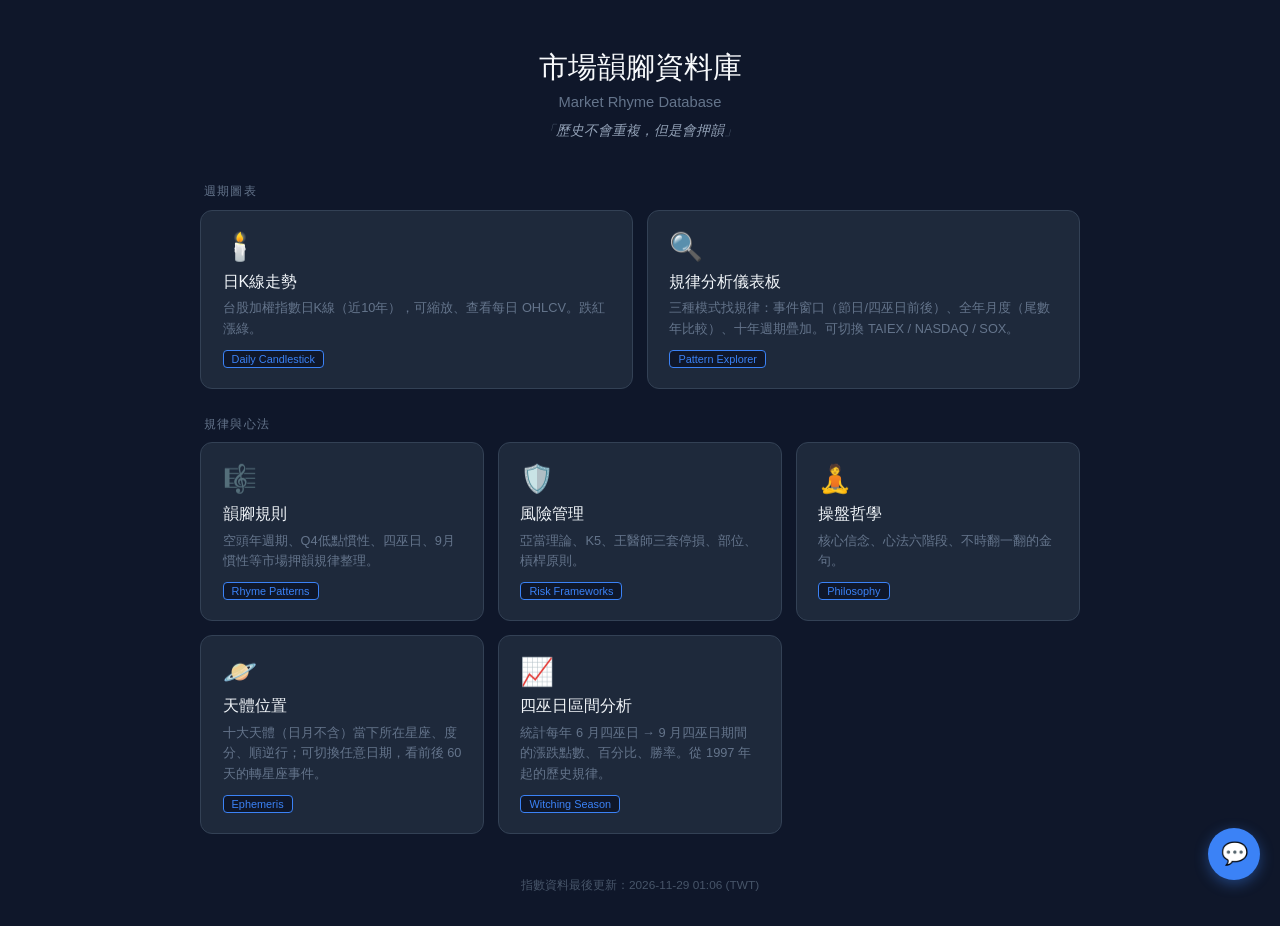
<file: index.html>
<!DOCTYPE html>
<html lang="zh-TW">
<head>
<meta charset="UTF-8">
<meta name="viewport" content="width=device-width, initial-scale=1.0">
<title>市場韻腳資料庫</title>
<style>
  * { box-sizing: border-box; margin: 0; padding: 0; }
  body { font-family: -apple-system, BlinkMacSystemFont, 'Segoe UI', sans-serif;
    background: #0f172a; color: #e2e8f0; min-height: 100vh;
    display: flex; flex-direction: column; align-items: center;
    padding: 3rem 1.5rem 2rem; }
  h1 { font-size: 1.8rem; font-weight: 500; margin-bottom: 0.4rem; color: #f8fafc; text-align: center; }
  p.sub { font-size: 0.92rem; color: #64748b; margin-bottom: 0.75rem; text-align: center; max-width: 560px; }
  blockquote { font-size: 0.86rem; color: #94a3b8; font-style: italic; margin-bottom: 2.75rem;
    text-align: center; max-width: 560px; }
  blockquote::before { content: '「'; color: #475569; }
  blockquote::after  { content: '」'; color: #475569; }
  .section-label { font-size: 0.74rem; color: #64748b; text-transform: uppercase; letter-spacing: 0.1em;
    align-self: flex-start; max-width: 880px; width: 100%; margin: 0 auto 0.6rem; padding-left: 4px; }
  .cards { display: grid; grid-template-columns: repeat(auto-fit, minmax(220px, 1fr));
    gap: 0.85rem; width: 100%; max-width: 880px; margin-bottom: 1.75rem; }
  .card { background: #1e293b; border: 0.5px solid #334155; border-radius: 12px;
    padding: 1.25rem 1.35rem; text-decoration: none; color: inherit;
    transition: border-color 0.2s, transform 0.2s; display: flex; flex-direction: column; }
  .card:hover { border-color: #3b82f6; transform: translateY(-2px); }
  .card-icon { font-size: 1.7rem; margin-bottom: 0.55rem; }
  .card-title { font-size: 1rem; font-weight: 500; color: #f1f5f9; margin-bottom: 0.35rem; }
  .card-desc { font-size: 0.8rem; color: #64748b; line-height: 1.6; flex: 1; }
  .badge { display: inline-block; margin-top: 0.65rem; font-size: 0.68rem;
    padding: 2px 8px; border-radius: 4px; background: #0f172a; color: #3b82f6;
    border: 0.5px solid #3b82f6; align-self: flex-start; }
  #lastUpdated { margin-top: 1rem; font-size: 0.74rem; color: #475569; text-align: center; }
</style>
</head>
<body>
<h1>市場韻腳資料庫</h1>
<p class="sub">Market Rhyme Database</p>
<blockquote>歷史不會重複，但是會押韻</blockquote>

<div class="section-label">週期圖表</div>
<div class="cards">
  <a class="card" href="pages/kline.html">
    <div class="card-icon">🕯️</div>
    <div class="card-title">日K線走勢</div>
    <div class="card-desc">台股加權指數日K線（近10年），可縮放、查看每日 OHLCV。跌紅漲綠。</div>
    <span class="badge">Daily Candlestick</span>
  </a>

  <a class="card" href="pages/pattern-analyzer.html">
    <div class="card-icon">🔍</div>
    <div class="card-title">規律分析儀表板</div>
    <div class="card-desc">三種模式找規律：事件窗口（節日/四巫日前後）、全年月度（尾數年比較）、十年週期疊加。可切換 TAIEX / NASDAQ / SOX。</div>
    <span class="badge">Pattern Explorer</span>
  </a>
</div>

<div class="section-label">規律與心法</div>
<div class="cards">
  <a class="card" href="pages/rhymes.html">
    <div class="card-icon">🎼</div>
    <div class="card-title">韻腳規則</div>
    <div class="card-desc">空頭年週期、Q4低點慣性、四巫日、9月慣性等市場押韻規律整理。</div>
    <span class="badge">Rhyme Patterns</span>
  </a>

  <a class="card" href="pages/risk.html">
    <div class="card-icon">🛡️</div>
    <div class="card-title">風險管理</div>
    <div class="card-desc">亞當理論、K5、王醫師三套停損、部位、槓桿原則。</div>
    <span class="badge">Risk Frameworks</span>
  </a>

  <a class="card" href="pages/philosophy.html">
    <div class="card-icon">🧘</div>
    <div class="card-title">操盤哲學</div>
    <div class="card-desc">核心信念、心法六階段、不時翻一翻的金句。</div>
    <span class="badge">Philosophy</span>
  </a>

  <a class="card" href="pages/celestial.html">
    <div class="card-icon">🪐</div>
    <div class="card-title">天體位置</div>
    <div class="card-desc">十大天體（日月不含）當下所在星座、度分、順逆行；可切換任意日期，看前後 60 天的轉星座事件。</div>
    <span class="badge">Ephemeris</span>
  </a>

  <a class="card" href="pages/witching-analysis.html">
    <div class="card-icon">📈</div>
    <div class="card-title">四巫日區間分析</div>
    <div class="card-desc">統計每年 6 月四巫日 → 9 月四巫日期間的漲跌點數、百分比、勝率。從 1997 年起的歷史規律。</div>
    <span class="badge">Witching Season</span>
  </a>
</div>

<div id="lastUpdated">載入中...</div>

<script>
fetch('data/indices.json?t=' + Date.now(), { cache: 'no-cache' }).then(r => r.json()).then(d => {
  document.getElementById('lastUpdated').textContent = '指數資料最後更新：' + d.lastUpdated;
}).catch(() => {
  document.getElementById('lastUpdated').textContent = '指數資料尚未載入，請先執行 GitHub Actions';
});
</script>
<script src="js/chat.js"></script>
</body>
</html>
</file>
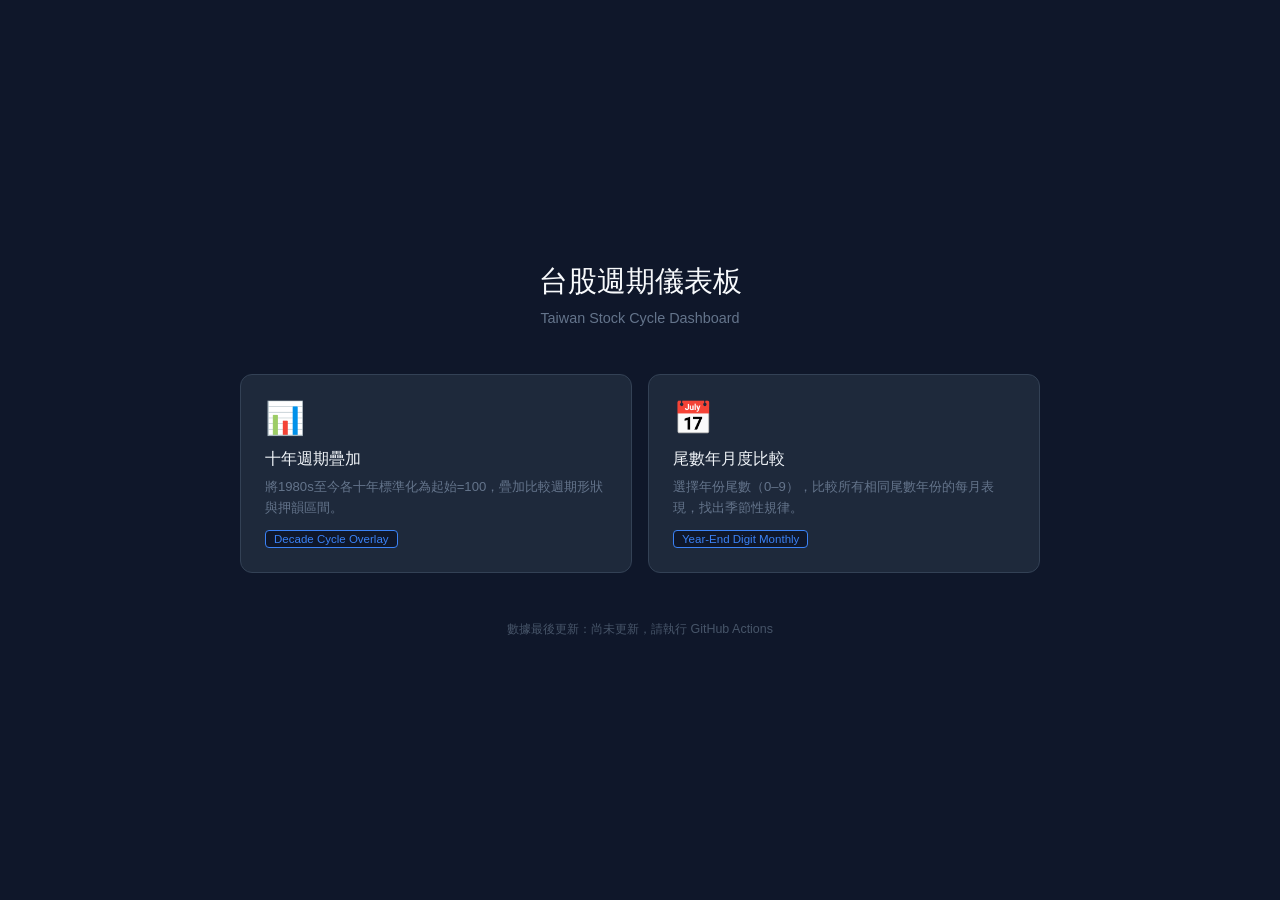
<file: taiex-cycles/index.html>
<!DOCTYPE html>
<html lang="zh-TW">
<head>
<meta charset="UTF-8">
<meta name="viewport" content="width=device-width, initial-scale=1.0">
<title>台股週期儀表板</title>
<style>
  * { box-sizing: border-box; margin: 0; padding: 0; }
  body { font-family: -apple-system, BlinkMacSystemFont, 'Segoe UI', sans-serif;
    background: #0f172a; color: #e2e8f0; min-height: 100vh;
    display: flex; flex-direction: column; align-items: center; justify-content: center; padding: 2rem; }
  h1 { font-size: 1.8rem; font-weight: 500; margin-bottom: 0.5rem; color: #f8fafc; }
  p.sub { font-size: 0.9rem; color: #64748b; margin-bottom: 3rem; }
  .cards { display: grid; grid-template-columns: repeat(auto-fit, minmax(240px, 1fr));
    gap: 1rem; width: 100%; max-width: 800px; }
  .card { background: #1e293b; border: 0.5px solid #334155; border-radius: 12px;
    padding: 1.5rem; text-decoration: none; color: inherit; transition: border-color 0.2s, transform 0.2s; }
  .card:hover { border-color: #3b82f6; transform: translateY(-2px); }
  .card-icon { font-size: 2rem; margin-bottom: 0.75rem; }
  .card-title { font-size: 1rem; font-weight: 500; color: #f1f5f9; margin-bottom: 0.4rem; }
  .card-desc { font-size: 0.82rem; color: #64748b; line-height: 1.6; }
  .badge { display: inline-block; margin-top: 0.75rem; font-size: 0.72rem;
    padding: 2px 8px; border-radius: 4px; background: #0f172a; color: #3b82f6;
    border: 0.5px solid #3b82f6; }
  #lastUpdated { margin-top: 3rem; font-size: 0.78rem; color: #475569; }
</style>
</head>
<body>
<h1>台股週期儀表板</h1>
<p class="sub">Taiwan Stock Cycle Dashboard</p>

<div class="cards">
  <a class="card" href="pages/decade.html">
    <div class="card-icon">📊</div>
    <div class="card-title">十年週期疊加</div>
    <div class="card-desc">將1980s至今各十年標準化為起始=100，疊加比較週期形狀與押韻區間。</div>
    <span class="badge">Decade Cycle Overlay</span>
  </a>

  <a class="card" href="pages/yearly.html">
    <div class="card-icon">📅</div>
    <div class="card-title">尾數年月度比較</div>
    <div class="card-desc">選擇年份尾數（0–9），比較所有相同尾數年份的每月表現，找出季節性規律。</div>
    <span class="badge">Year-End Digit Monthly</span>
  </a>
</div>

<div id="lastUpdated">載入中...</div>

<script>
fetch('data/taiex.json').then(r => r.json()).then(d => {
  document.getElementById('lastUpdated').textContent = '數據最後更新：' + d.lastUpdated;
}).catch(() => {
  document.getElementById('lastUpdated').textContent = '數據尚未載入，請先執行 GitHub Actions';
});
</script>
</body>
</html>
</file>
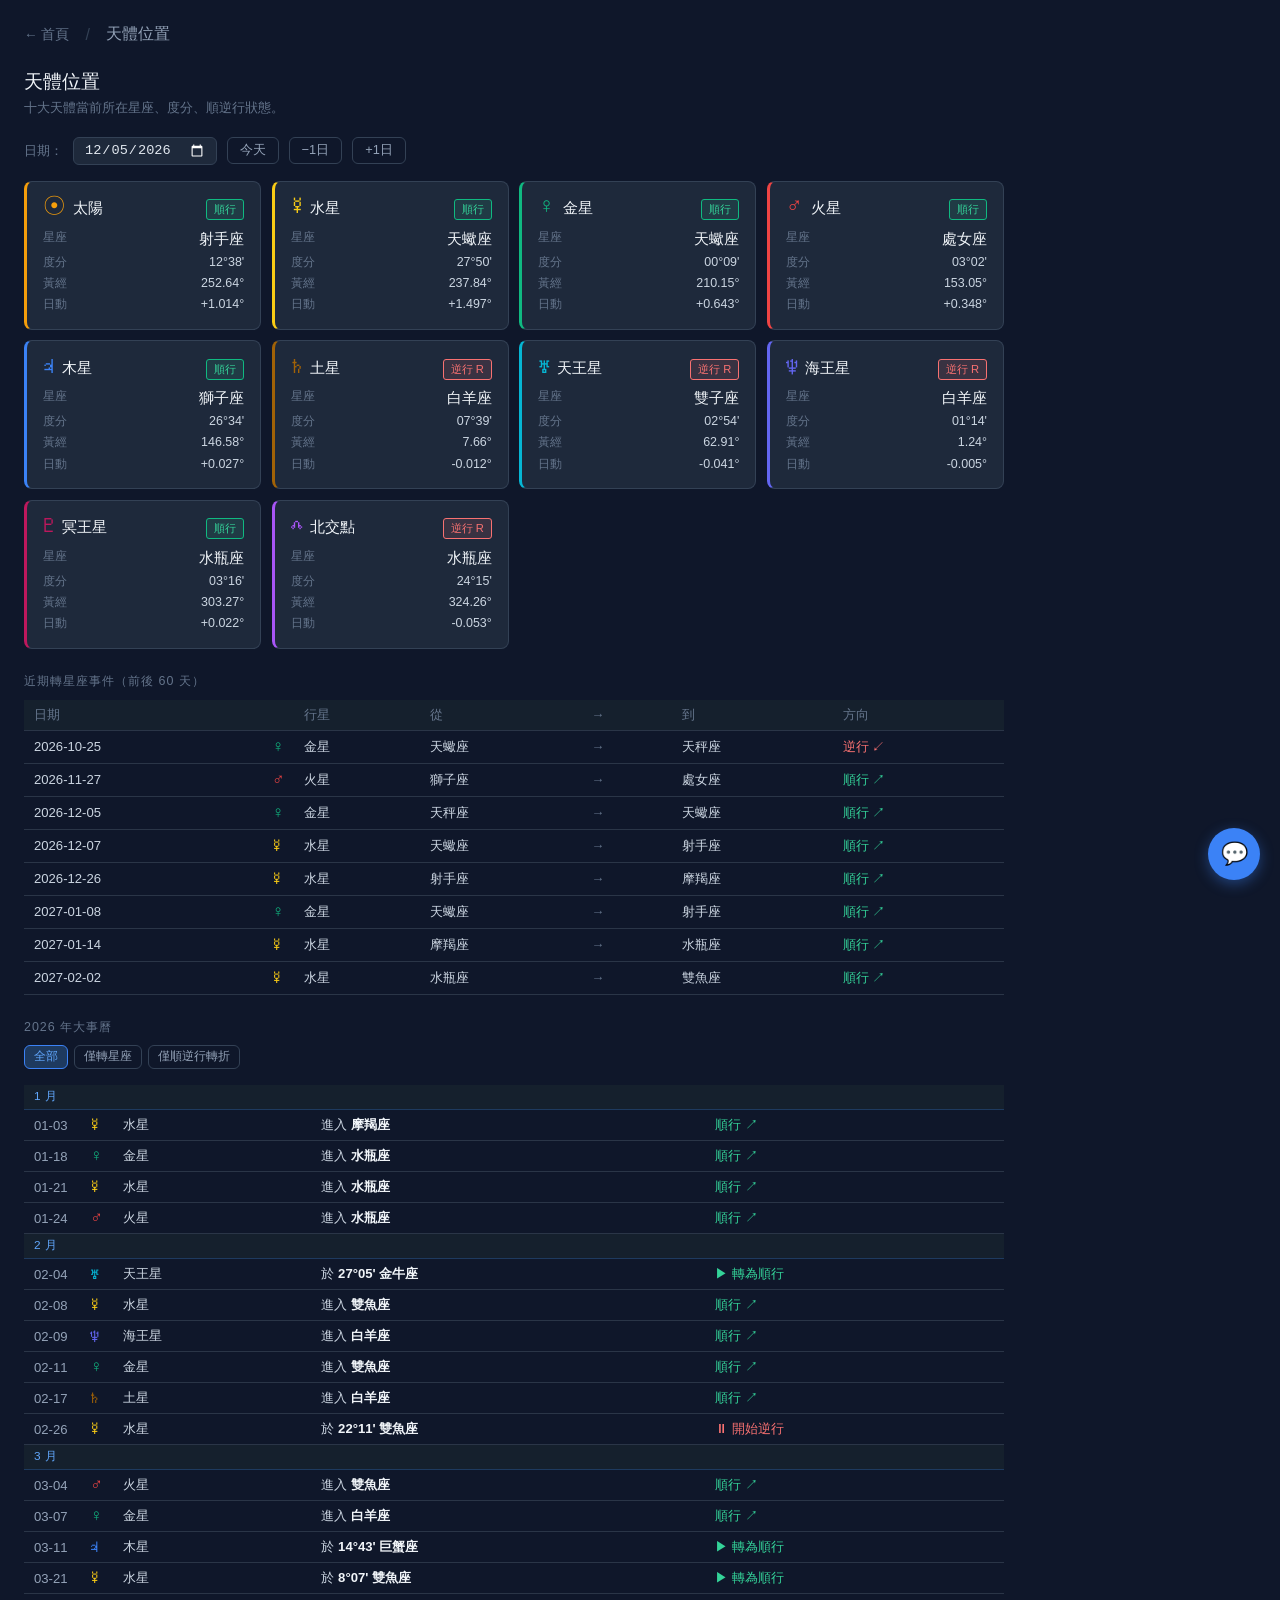
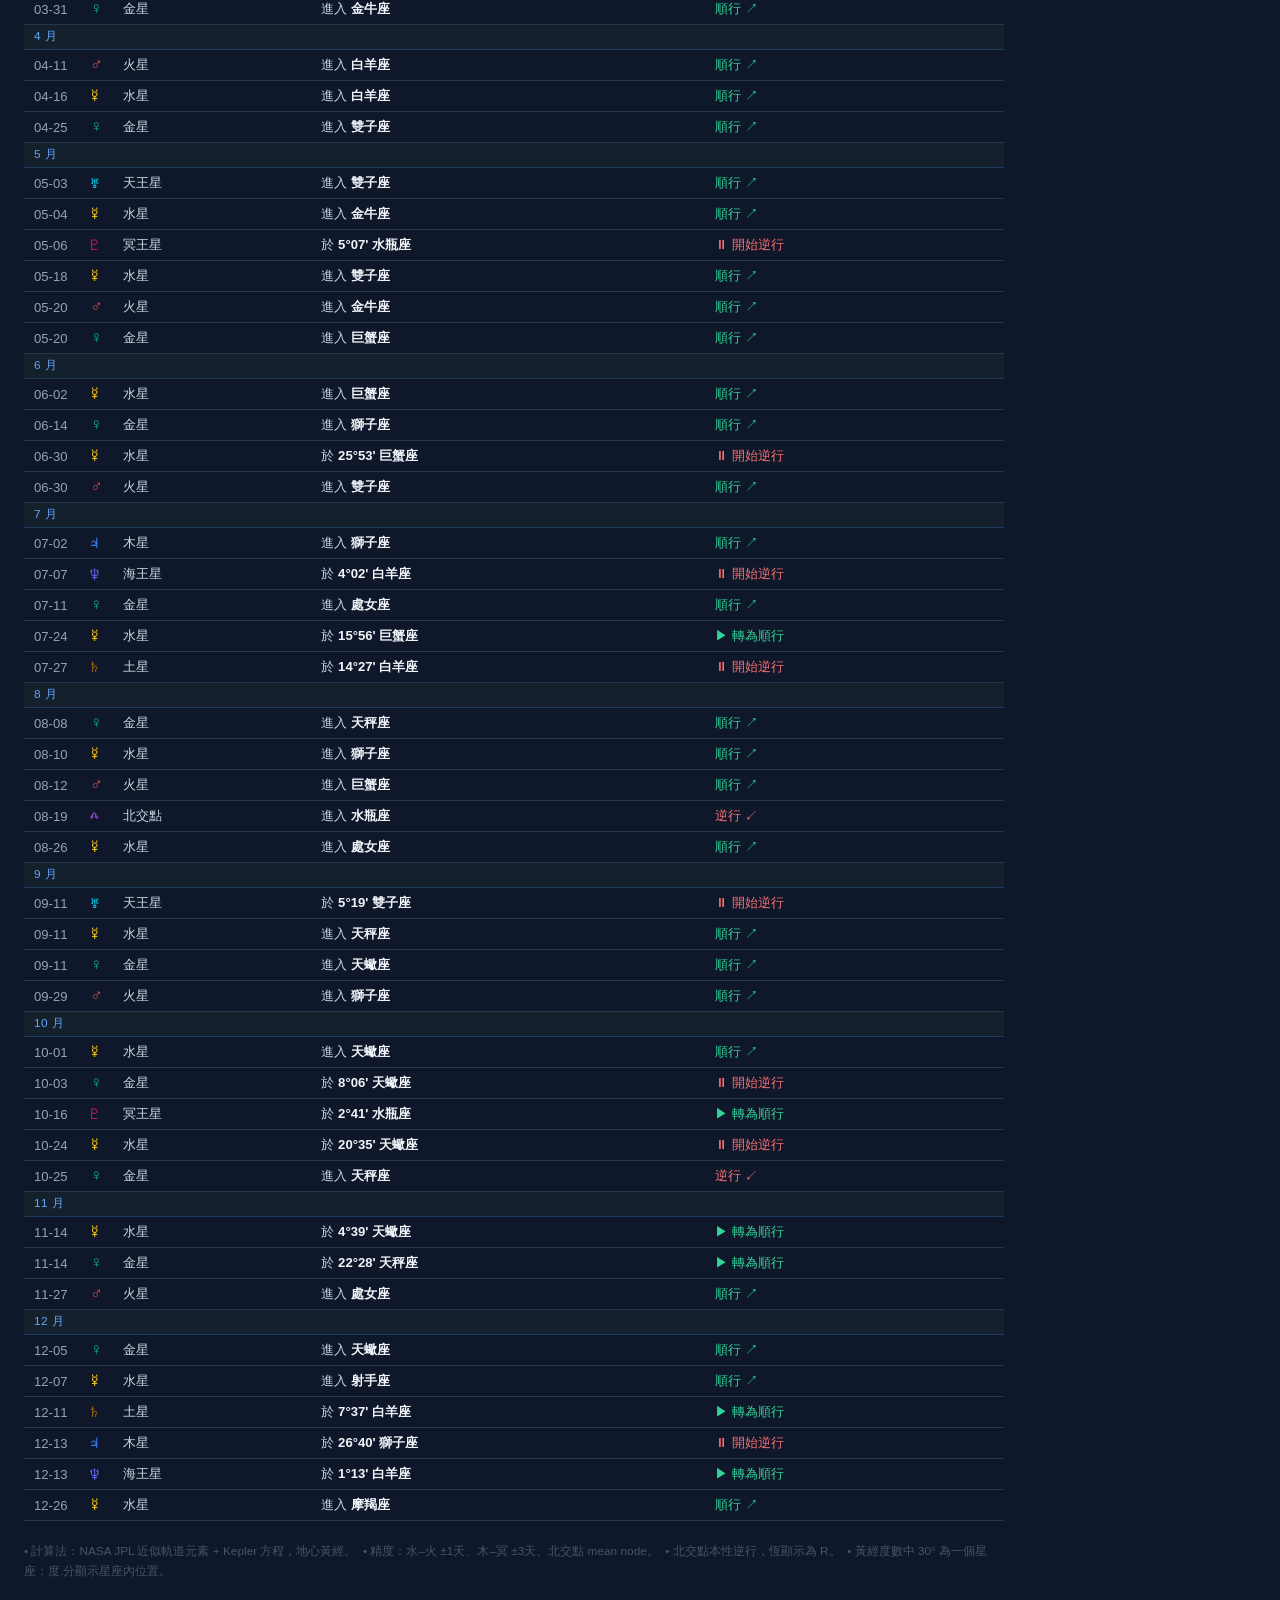
<file: pages/celestial.html>
<!DOCTYPE html>
<html lang="zh-TW">
<head>
<meta charset="UTF-8">
<meta name="viewport" content="width=device-width, initial-scale=1.0">
<title>天體位置｜市場韻腳資料庫</title>
<script src="../js/celestial.js"></script>
<style>
  * { box-sizing: border-box; margin: 0; padding: 0; }
  body { font-family: -apple-system, BlinkMacSystemFont, 'Segoe UI', sans-serif;
    background: #0f172a; color: #e2e8f0; min-height: 100vh; padding: 1.5rem; }
  nav { display: flex; align-items: center; gap: 1rem; margin-bottom: 1.5rem; }
  nav a { font-size: 0.85rem; color: #64748b; text-decoration: none; }
  nav a:hover { color: #e2e8f0; }
  nav span { color: #334155; }
  h2 { font-size: 1.2rem; font-weight: 500; color: #f1f5f9; }
  .sub { font-size: 0.82rem; color: #64748b; margin-top: 0.25rem; margin-bottom: 1.25rem; }
  .controls { display: flex; gap: 10px; margin-bottom: 1rem; flex-wrap: wrap; align-items: center; }
  .controls label { font-size: 0.82rem; color: #64748b; }
  input[type=date] {
    background: #1e293b; color: #e2e8f0; border: 0.5px solid #334155;
    border-radius: 6px; padding: 4px 10px; font-size: 0.85rem;
    color-scheme: dark;
  }
  button { font-size: 0.8rem; padding: 4px 12px; border-radius: 6px;
    border: 0.5px solid #334155; background: transparent;
    color: #94a3b8; cursor: pointer; }
  button:hover { border-color: #64748b; color: #e2e8f0; }
  .grid { display: grid; gap: 0.65rem;
    grid-template-columns: repeat(auto-fit, minmax(220px, 1fr));
    max-width: 980px; }
  .planet-card { background: #1e293b; border-left: 3px solid var(--c, #475569);
    border-top: 0.5px solid #334155; border-right: 0.5px solid #334155;
    border-bottom: 0.5px solid #334155;
    border-radius: 8px; padding: 0.85rem 1rem; }
  .planet-card .head { display: flex; align-items: baseline; gap: 8px;
    margin-bottom: 0.4rem; }
  .planet-card .sym { font-size: 1.4rem; line-height: 1; color: var(--c, #94a3b8); }
  .planet-card .name { font-size: 0.95rem; color: #f1f5f9; font-weight: 500; }
  .planet-card .badge { margin-left: auto; font-size: 0.7rem; padding: 2px 7px;
    border-radius: 3px; }
  .planet-card .badge.retro { background: rgba(248,113,113,0.12);
    color: #f87171; border: 0.5px solid #f87171; }
  .planet-card .badge.fwd   { background: rgba(52,211,153,0.10);
    color: #34d399; border: 0.5px solid #10b981; }
  .planet-card .row { display: flex; justify-content: space-between;
    font-size: 0.78rem; line-height: 1.7; }
  .planet-card .row .k { color: #64748b; }
  .planet-card .row .v { color: #cbd5e1; font-variant-numeric: tabular-nums; }
  .planet-card .sign { font-size: 0.92rem; color: #f1f5f9; font-weight: 500; }

  .legend { font-size: 0.74rem; color: #475569; margin-top: 1.25rem;
    line-height: 1.7; max-width: 980px; }

  h3 { font-size: 0.78rem; color: #64748b; text-transform: uppercase;
    letter-spacing: 0.08em; margin: 1.5rem 0 0.6rem; font-weight: 500;
    max-width: 980px; }

  table.transits { width: 100%; max-width: 980px; border-collapse: collapse;
    font-size: 0.82rem; }
  table.transits th, table.transits td {
    text-align: left; padding: 6px 10px; border-bottom: 0.5px solid #2a3547;
    color: #cbd5e1;
  }
  table.transits th { color: #64748b; font-weight: 500; background: #15202d; }
  table.transits td.sym { font-size: 1.05rem; width: 28px; }
  table.transits td.r   { color: #f87171; }
  table.transits td.f   { color: #34d399; }

  table.yearcal { width: 100%; max-width: 980px; border-collapse: collapse;
    font-size: 0.82rem; }
  table.yearcal td {
    text-align: left; padding: 5px 10px; border-bottom: 0.5px solid #2a3547;
    color: #cbd5e1; vertical-align: middle;
  }
  table.yearcal td.sym { font-size: 1.05rem; width: 28px; }
  table.yearcal td.date { color: #94a3b8; font-variant-numeric: tabular-nums; width: 56px; }
  table.yearcal tr.month-divider td { background: #15202d; color: #60a5fa;
    font-size: 0.74rem; padding: 4px 10px; letter-spacing: 0.04em; font-weight: 500;
    border-bottom: 0.5px solid #1e3a5f; }
  table.yearcal td.r { color: #f87171; }
  table.yearcal td.f { color: #34d399; }
  table.yearcal td.station-r { color: #f87171; }
  table.yearcal td.station-d { color: #34d399; }
  .yearfilter { display: flex; gap: 6px; align-items: center; flex-wrap: wrap; margin: 0.4rem 0 1rem; }
  .yearfilter button { font-size: 0.74rem; padding: 3px 9px; border-radius: 6px;
    border: 0.5px solid #334155; background: transparent;
    color: #94a3b8; cursor: pointer; }
  .yearfilter button.active { background: #1e3a5f; color: #60a5fa; border-color: #3b82f6; }

  @media (max-width: 640px) { body { padding: 1rem 0.75rem; } }
</style>
</head>
<body>

<nav>
  <a href="../index.html">← 首頁</a>
  <span>/</span>
  <span style="color:#94a3b8">天體位置</span>
</nav>

<h2>天體位置</h2>
<p class="sub">十大天體當前所在星座、度分、順逆行狀態。</p>

<div class="controls">
  <label>日期：</label>
  <input type="date" id="datePicker">
  <button id="todayBtn">今天</button>
  <button id="prevBtn">−1日</button>
  <button id="nextBtn">+1日</button>
</div>

<div id="grid" class="grid"></div>

<h3>近期轉星座事件（前後 60 天）</h3>
<table class="transits">
  <thead>
    <tr><th>日期</th><th></th><th>行星</th><th>從</th><th>→</th><th>到</th><th>方向</th></tr>
  </thead>
  <tbody id="transitsBody"></tbody>
</table>

<h3 id="yearHeader">當年大事曆</h3>
<div class="yearfilter">
  <button class="yfilter active" data-yfilter="all">全部</button>
  <button class="yfilter" data-yfilter="transit">僅轉星座</button>
  <button class="yfilter" data-yfilter="station">僅順逆行轉折</button>
</div>
<table class="yearcal">
  <tbody id="yearcalBody"></tbody>
</table>

<div class="legend">
  • 計算法：NASA JPL 近似軌道元素 + Kepler 方程，地心黃經。
  &nbsp;• 精度：水–火 ±1天、木–冥 ±3天、北交點 mean node。
  &nbsp;• 北交點本性逆行，恆顯示為 R。
  &nbsp;• 黃經度數中 30° 為一個星座；度.分顯示星座內位置。
</div>

<script>
const dp = document.getElementById('datePicker');
const grid = document.getElementById('grid');
const tBody = document.getElementById('transitsBody');

let allEvents = [];

function isoToday() {
  // YYYY-MM-DD as seen in Taipei (UTC+8), independent of viewer timezone.
  return new Intl.DateTimeFormat('en-CA', {
    timeZone: 'Asia/Taipei',
    year: 'numeric', month: '2-digit', day: '2-digit',
  }).format(new Date());
}

function fmtDeg(p) {
  // p has signIndex 0-11, deg 0-29, min 0-59
  return `${String(p.deg).padStart(2, '0')}°${String(p.min).padStart(2, '0')}'`;
}

function render(dateStr) {
  dp.value = dateStr;
  const noonUTC = new Date(dateStr + 'T04:00:00Z');  // ~noon Taipei (UTC+8)
  const positions = Celestial.positionsAt(noonUTC);

  grid.innerHTML = '';
  positions.forEach(p => {
    const card = document.createElement('div');
    card.className = 'planet-card';
    card.style.setProperty('--c', p.color);
    const dirBadge = p.retrograde
      ? '<span class="badge retro">逆行 R</span>'
      : '<span class="badge fwd">順行</span>';
    card.innerHTML = `
      <div class="head">
        <span class="sym">${p.symbol}</span>
        <span class="name">${p.zh}</span>
        ${dirBadge}
      </div>
      <div class="row"><span class="k">星座</span><span class="sign">${p.sign}</span></div>
      <div class="row"><span class="k">度分</span><span class="v">${fmtDeg(p)}</span></div>
      <div class="row"><span class="k">黃經</span><span class="v">${p.longitude.toFixed(2)}°</span></div>
      <div class="row"><span class="k">日動</span><span class="v">${p.speedPerDay > 0 ? '+' : ''}${p.speedPerDay.toFixed(3)}°</span></div>
    `;
    grid.appendChild(card);
  });

  // Nearby transits ±60 days from selected date (only transits in this table)
  const t = new Date(dateStr + 'T00:00:00Z').getTime();
  const SPAN = 60 * 86400000;
  const nearby = allEvents.filter(e => {
    if ((e.type || 'transit') !== 'transit') return false;
    const et = new Date(e.date + 'T00:00:00Z').getTime();
    return Math.abs(et - t) <= SPAN;
  }).sort((a, b) => a.date.localeCompare(b.date));

  tBody.innerHTML = '';
  nearby.forEach(e => {
    const meta = Celestial.planetMeta(e.planet);
    const tr = document.createElement('tr');
    const dirCls = e.retrograde ? 'r' : 'f';
    const dirText = e.retrograde ? '逆行 ↙' : '順行 ↗';
    tr.innerHTML =
      `<td>${e.date}</td>` +
      `<td class="sym" style="color:${meta ? meta.color : '#94a3b8'}">${e.symbol}</td>` +
      `<td>${e.planet}</td>` +
      `<td>${e.from}</td>` +
      `<td style="color:#64748b">→</td>` +
      `<td>${e.to}</td>` +
      `<td class="${dirCls}">${dirText}</td>`;
    tBody.appendChild(tr);
  });
  if (!nearby.length) {
    tBody.innerHTML = '<tr><td colspan="7" style="color:#475569;text-align:center;padding:1rem">所選日期前後 60 天內無事件（或超出 2020-2030 資料範圍）</td></tr>';
  }

  // Annual calendar (transits + stations) for the year of selected date
  renderYearCalendar(dateStr.slice(0, 4));
}

const ycBody = document.getElementById('yearcalBody');
let yearFilter = 'all';

function renderYearCalendar(year) {
  document.getElementById('yearHeader').textContent = `${year} 年大事曆`;
  ycBody.innerHTML = '';

  const events = allEvents
    .filter(e => e.date.startsWith(year))
    .filter(e => yearFilter === 'all' || (e.type || 'transit') === yearFilter)
    .sort((a, b) => a.date.localeCompare(b.date));

  if (!events.length) {
    ycBody.innerHTML = '<tr><td style="color:#475569;text-align:center;padding:1rem">' +
      (year < '2020' || year > '2030'
        ? '超出 2020-2030 資料範圍'
        : '無符合條件的事件') + '</td></tr>';
    return;
  }

  let lastMonth = null;
  for (const e of events) {
    const month = parseInt(e.date.slice(5, 7), 10);
    if (month !== lastMonth) {
      const tr = document.createElement('tr');
      tr.className = 'month-divider';
      tr.innerHTML = `<td colspan="5">${month} 月</td>`;
      ycBody.appendChild(tr);
      lastMonth = month;
    }

    const meta = Celestial.planetMeta(e.planet);
    const symColor = meta ? meta.color : '#94a3b8';
    const tr = document.createElement('tr');

    if ((e.type || 'transit') === 'transit') {
      const dirText = e.retrograde ? '逆行 ↙' : '順行 ↗';
      const dirCls = e.retrograde ? 'r' : 'f';
      tr.innerHTML =
        `<td class="date">${e.date.slice(5)}</td>` +
        `<td class="sym" style="color:${symColor}">${e.symbol}</td>` +
        `<td>${e.planet}</td>` +
        `<td>進入 <b style="color:#f1f5f9">${e.to}</b></td>` +
        `<td class="${dirCls}">${dirText}</td>`;
    } else {
      // station
      const isRetro = e.direction === 'R-start';
      const dirText = isRetro ? '⏸ 開始逆行' : '▶ 轉為順行';
      const dirCls = isRetro ? 'station-r' : 'station-d';
      const degTxt = `${e.deg ?? 0}°${String(e.min ?? 0).padStart(2, '0')}'`;
      tr.innerHTML =
        `<td class="date">${e.date.slice(5)}</td>` +
        `<td class="sym" style="color:${symColor}">${e.symbol}</td>` +
        `<td>${e.planet}</td>` +
        `<td>於 <b style="color:#f1f5f9">${degTxt} ${e.sign}</b></td>` +
        `<td class="${dirCls}">${dirText}</td>`;
    }
    ycBody.appendChild(tr);
  }
}

async function init() {
  try {
    const data = await Celestial.load();
    allEvents = data.all;
  } catch (e) { /* events table optional */ }

  const today = isoToday();
  render(today);

  dp.addEventListener('change', () => render(dp.value));
  document.getElementById('todayBtn').addEventListener('click',
    () => render(isoToday()));
  document.getElementById('prevBtn').addEventListener('click', () => {
    const d = new Date(dp.value + 'T00:00:00Z');
    d.setUTCDate(d.getUTCDate() - 1);
    render(d.toISOString().slice(0, 10));
  });
  document.getElementById('nextBtn').addEventListener('click', () => {
    const d = new Date(dp.value + 'T00:00:00Z');
    d.setUTCDate(d.getUTCDate() + 1);
    render(d.toISOString().slice(0, 10));
  });

  document.querySelectorAll('.yfilter').forEach(btn => {
    btn.addEventListener('click', () => {
      yearFilter = btn.dataset.yfilter;
      document.querySelectorAll('.yfilter').forEach(b =>
        b.classList.toggle('active', b === btn));
      renderYearCalendar(dp.value.slice(0, 4));
    });
  });
}
init();
</script>
<script src="../js/chat.js"></script>
</body>
</html>
</file>
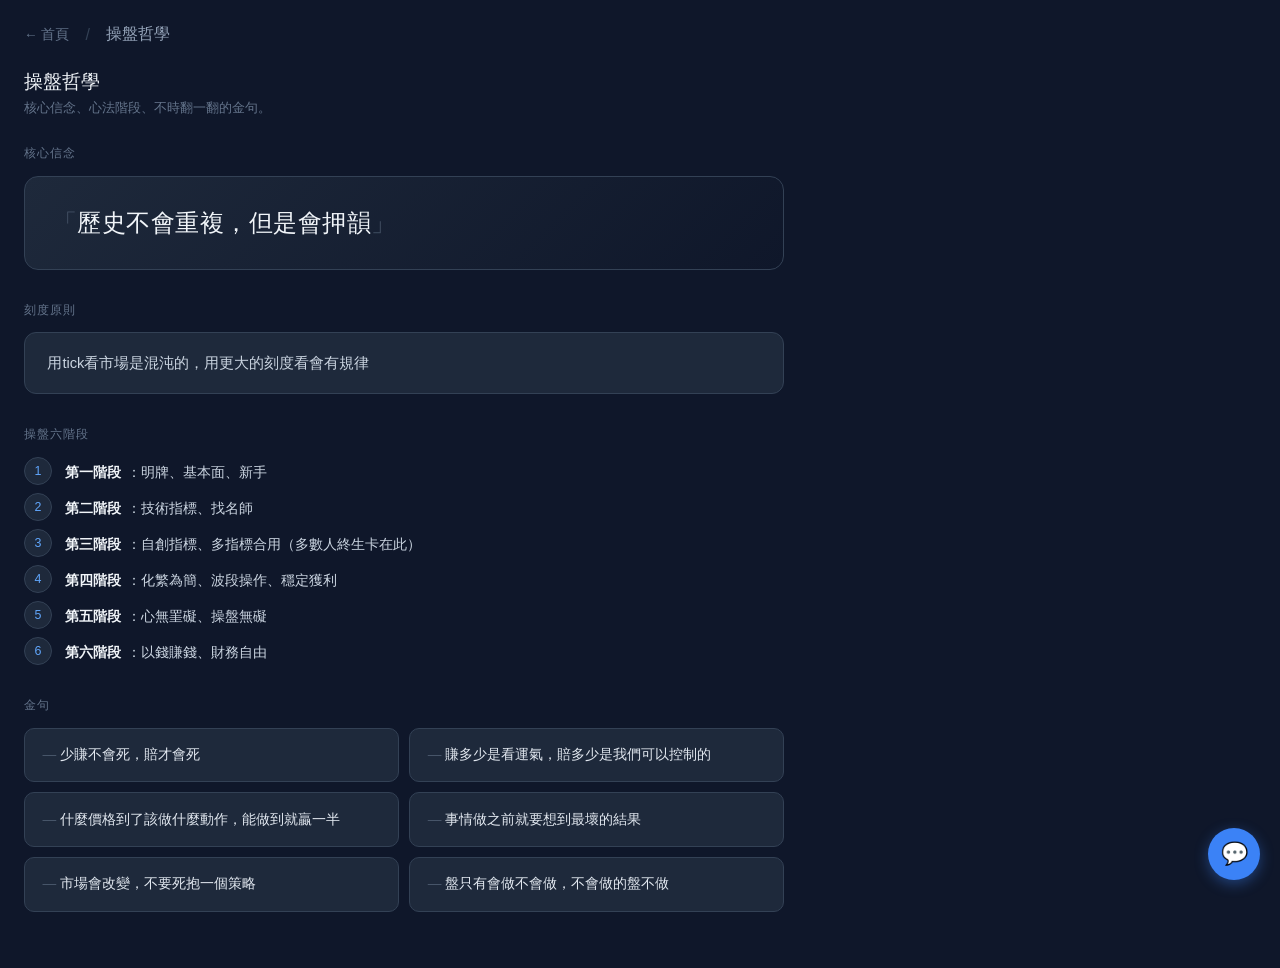
<file: pages/philosophy.html>
<!DOCTYPE html>
<html lang="zh-TW">
<head>
<meta charset="UTF-8">
<meta name="viewport" content="width=device-width, initial-scale=1.0">
<title>操盤哲學｜市場韻腳資料庫</title>
<style>
  * { box-sizing: border-box; margin: 0; padding: 0; }
  body { font-family: -apple-system, BlinkMacSystemFont, 'Segoe UI', sans-serif;
    background: #0f172a; color: #e2e8f0; min-height: 100vh; padding: 1.5rem; }
  nav { display: flex; align-items: center; gap: 1rem; margin-bottom: 1.5rem; }
  nav a { font-size: 0.85rem; color: #64748b; text-decoration: none; }
  nav a:hover { color: #e2e8f0; }
  nav span { color: #334155; }
  h2 { font-size: 1.2rem; font-weight: 500; color: #f1f5f9; }
  .sub { font-size: 0.82rem; color: #64748b; margin-top: 0.25rem; margin-bottom: 1.75rem; }
  section { max-width: 760px; margin-bottom: 2rem; }
  section h3 { font-size: 0.78rem; color: #64748b; text-transform: uppercase; letter-spacing: 0.08em;
    margin-bottom: 0.85rem; font-weight: 500; }
  .hero { background: linear-gradient(135deg, #1e293b, #0f172a); border: 0.5px solid #334155;
    border-radius: 14px; padding: 1.75rem 1.75rem; }
  .hero blockquote { font-size: 1.5rem; line-height: 1.5; color: #f1f5f9; font-weight: 500; letter-spacing: 0.02em; }
  .hero blockquote::before { content: '「'; color: #475569; }
  .hero blockquote::after  { content: '」'; color: #475569; }
  .scale-card { background: #1e293b; border: 0.5px solid #334155; border-radius: 12px; padding: 1.1rem 1.4rem;
    font-size: 0.92rem; color: #cbd5e1; line-height: 1.7; }
  .stages { display: flex; flex-direction: column; gap: 0.5rem; }
  .stage { display: flex; align-items: stretch; gap: 0.8rem; }
  .stage-num { flex: 0 0 28px; height: 28px; border-radius: 14px; background: #1e293b; border: 0.5px solid #334155;
    color: #60a5fa; font-size: 0.78rem; font-weight: 500;
    display: flex; align-items: center; justify-content: center; }
  .stage-text { font-size: 0.88rem; color: #cbd5e1; padding-top: 5px; line-height: 1.5; }
  .stage-text strong { color: #f1f5f9; margin-right: 0.4rem; }
  .quotes { display: grid; grid-template-columns: 1fr; gap: 0.65rem; }
  @media (min-width: 720px) { .quotes { grid-template-columns: 1fr 1fr; } }
  .quote { background: #1e293b; border: 0.5px solid #334155; border-radius: 10px; padding: 0.95rem 1.1rem;
    font-size: 0.86rem; color: #e2e8f0; line-height: 1.6; }
  .quote::before { content: '— '; color: #475569; }
</style>
</head>
<body>

<nav>
  <a href="../index.html">← 首頁</a>
  <span>/</span>
  <span style="color:#94a3b8">操盤哲學</span>
</nav>

<h2>操盤哲學</h2>
<p class="sub">核心信念、心法階段、不時翻一翻的金句。</p>

<section>
  <h3>核心信念</h3>
  <div class="hero"><blockquote id="coreBelief">…</blockquote></div>
</section>

<section>
  <h3>刻度原則</h3>
  <div class="scale-card" id="scalePrinciple">…</div>
</section>

<section>
  <h3>操盤六階段</h3>
  <div class="stages" id="stages"></div>
</section>

<section>
  <h3>金句</h3>
  <div class="quotes" id="quotes"></div>
</section>

<script>
async function init() {
  const res = await fetch('../data/rhymes.json?t=' + Date.now(), { cache: 'no-cache' });
  const { philosophy } = await res.json();

  document.getElementById('coreBelief').textContent = philosophy.core_belief;
  document.getElementById('scalePrinciple').textContent = philosophy.scale_principle;

  const stages = document.getElementById('stages');
  philosophy.progression_stages.forEach((s, i) => {
    const row = document.createElement('div');
    row.className = 'stage';
    const num = document.createElement('div');
    num.className = 'stage-num';
    num.textContent = i + 1;
    const text = document.createElement('div');
    text.className = 'stage-text';
    const colon = s.indexOf('：');
    if (colon > -1) {
      text.innerHTML = `<strong>${s.slice(0, colon)}</strong>${s.slice(colon)}`;
    } else {
      text.textContent = s;
    }
    row.appendChild(num);
    row.appendChild(text);
    stages.appendChild(row);
  });

  const quotes = document.getElementById('quotes');
  philosophy.key_quotes.forEach(q => {
    const card = document.createElement('div');
    card.className = 'quote';
    card.textContent = q;
    quotes.appendChild(card);
  });
}
init();
</script>
<script src="../js/chat.js"></script>
</body>
</html>
</file>
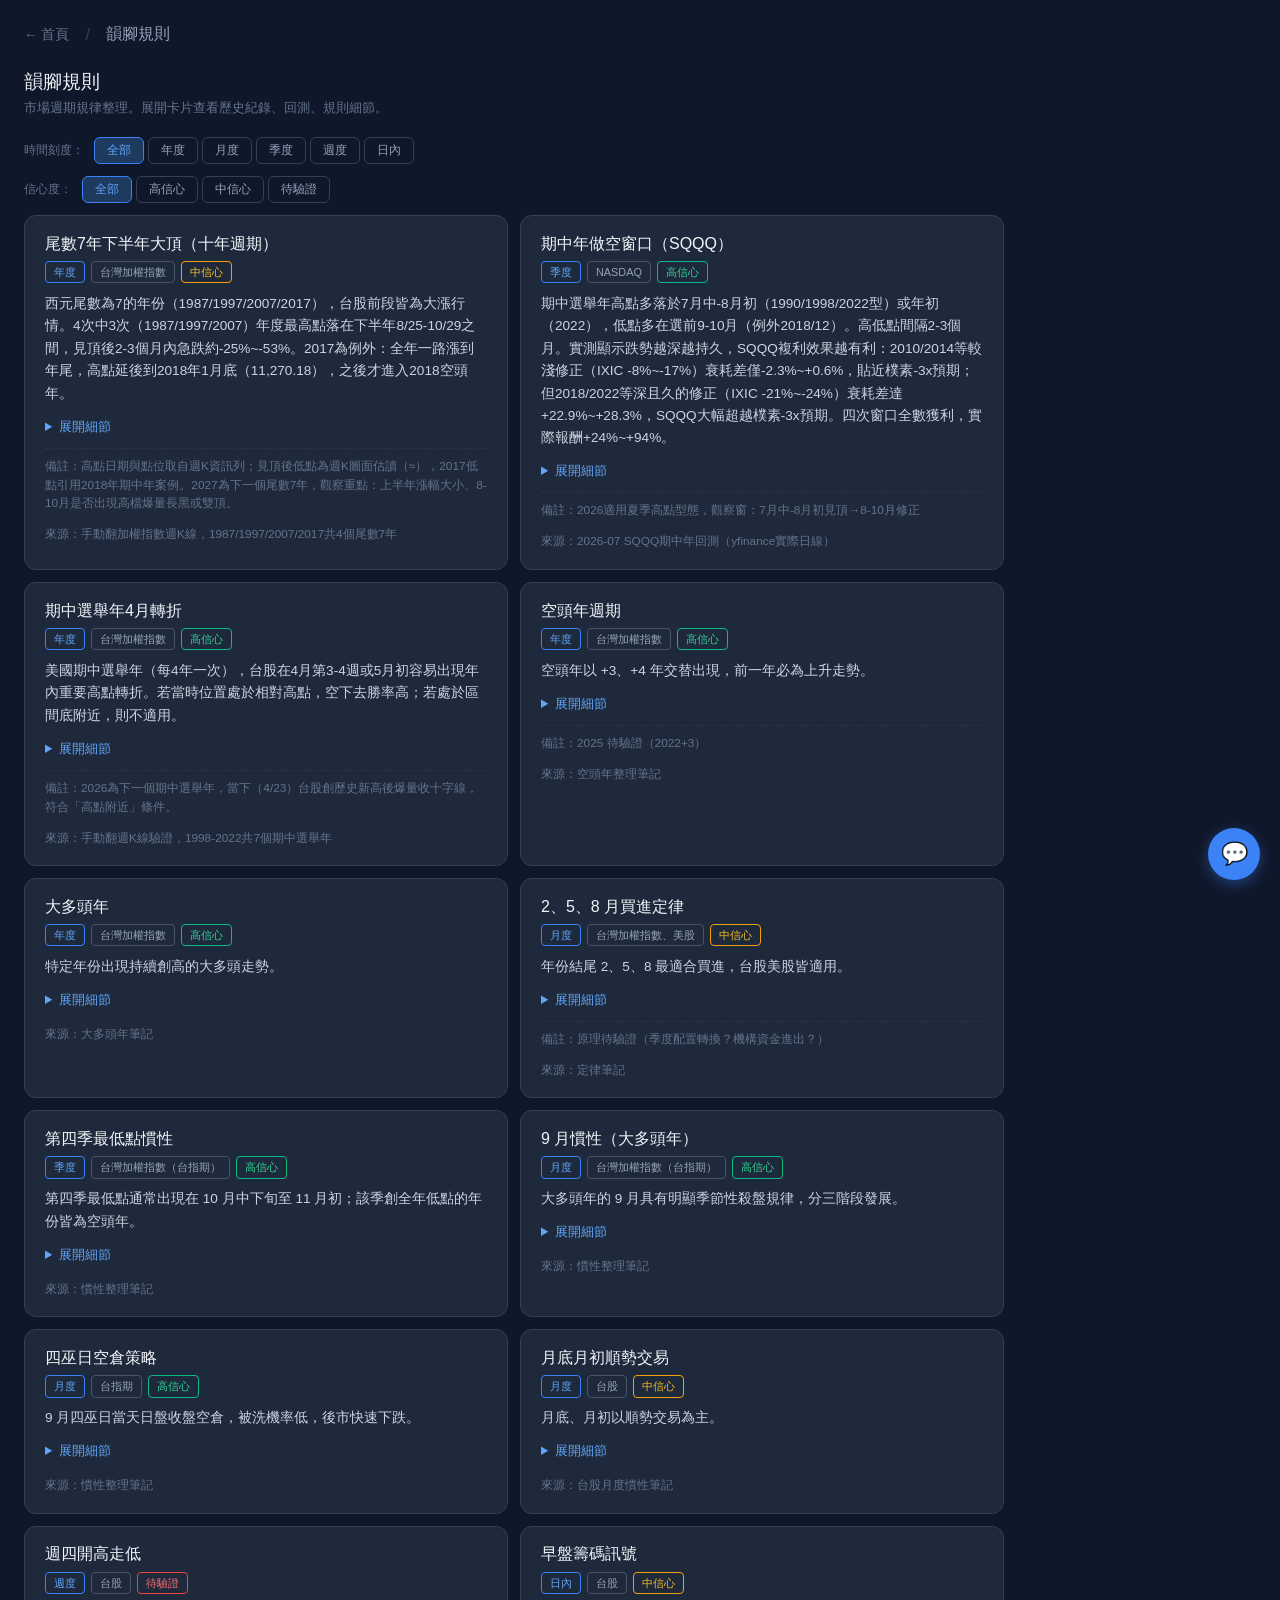
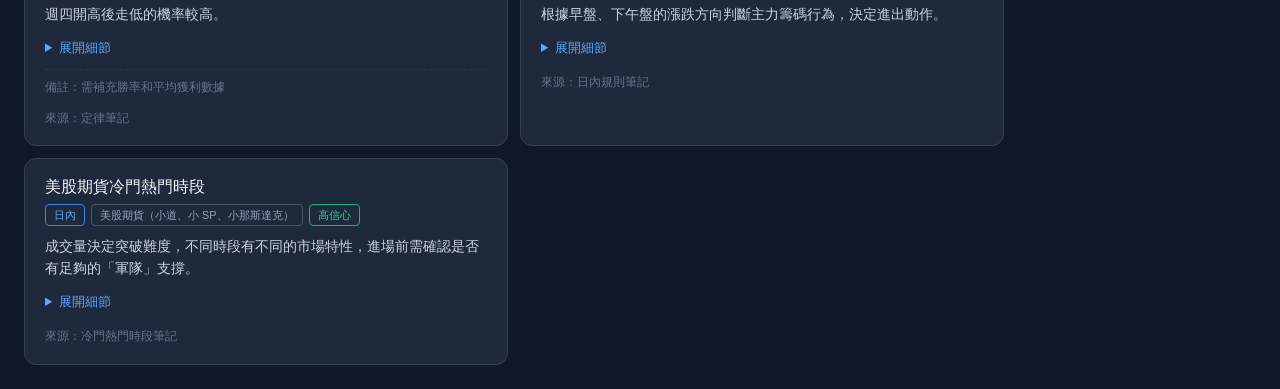
<file: pages/rhymes.html>
<!DOCTYPE html>
<html lang="zh-TW">
<head>
<meta charset="UTF-8">
<meta name="viewport" content="width=device-width, initial-scale=1.0">
<title>韻腳規則｜市場韻腳資料庫</title>
<style>
  * { box-sizing: border-box; margin: 0; padding: 0; }
  body { font-family: -apple-system, BlinkMacSystemFont, 'Segoe UI', sans-serif;
    background: #0f172a; color: #e2e8f0; min-height: 100vh; padding: 1.5rem; }
  nav { display: flex; align-items: center; gap: 1rem; margin-bottom: 1.5rem; }
  nav a { font-size: 0.85rem; color: #64748b; text-decoration: none; }
  nav a:hover { color: #e2e8f0; }
  nav span { color: #334155; }
  h2 { font-size: 1.2rem; font-weight: 500; color: #f1f5f9; }
  .sub { font-size: 0.82rem; color: #64748b; margin-top: 0.25rem; margin-bottom: 1.25rem; }
  .filters { display: flex; gap: 6px; flex-wrap: wrap; margin-bottom: 0.75rem; align-items: center; }
  .filters label { font-size: 0.78rem; color: #64748b; margin-right: 4px; }
  .filters button { font-size: 0.78rem; padding: 4px 12px; border-radius: 6px; cursor: pointer;
    border: 0.5px solid #334155; background: transparent; color: #94a3b8; transition: all 0.15s; }
  .filters button.active { background: #1e3a5f; color: #60a5fa; border-color: #3b82f6; }
  .filters button:hover:not(.active) { border-color: #64748b; color: #e2e8f0; }
  .grid { display: grid; grid-template-columns: 1fr; gap: 0.75rem; max-width: 980px; }
  @media (min-width: 720px) { .grid { grid-template-columns: 1fr 1fr; } }
  .card { background: #1e293b; border: 0.5px solid #334155; border-radius: 12px; padding: 1.1rem 1.25rem; }
  .card h3 { font-size: 1rem; color: #f1f5f9; margin-bottom: 0.4rem; font-weight: 500; }
  .badges { display: flex; gap: 6px; flex-wrap: wrap; margin-bottom: 0.6rem; }
  .badge { font-size: 0.68rem; padding: 2px 8px; border-radius: 4px; border: 0.5px solid; line-height: 1.5; }
  .b-scale { color: #60a5fa; border-color: #3b82f6; }
  .b-market { color: #94a3b8; border-color: #475569; }
  .b-conf-high { color: #34d399; border-color: #10b981; }
  .b-conf-medium { color: #fbbf24; border-color: #f59e0b; }
  .b-conf-low { color: #f87171; border-color: #ef4444; }
  .b-recent { color: #0f172a; background: #fbbf24; border-color: #fbbf24; font-weight: 500; }
  .desc { font-size: 0.85rem; color: #cbd5e1; line-height: 1.65; margin-bottom: 0.6rem; }
  details { font-size: 0.8rem; color: #94a3b8; }
  details summary { cursor: pointer; color: #60a5fa; padding: 4px 0; user-select: none; outline: none; }
  details summary:hover { color: #93c5fd; }
  details[open] summary { margin-bottom: 0.5rem; }
  .kv { display: grid; grid-template-columns: max-content 1fr; gap: 4px 12px; font-size: 0.78rem; line-height: 1.65; }
  .kv dt { color: #64748b; }
  .kv dd { color: #cbd5e1; }
  table { width: 100%; border-collapse: collapse; font-size: 0.76rem; margin-top: 4px; }
  th, td { text-align: left; padding: 4px 8px; border-bottom: 0.5px solid #2a3547; color: #cbd5e1; }
  th { color: #64748b; font-weight: 500; background: #15202d; }
  td.num { text-align: right; font-variant-numeric: tabular-nums; }
  .neg { color: #f87171; }
  .pos { color: #34d399; }
  .note { font-size: 0.74rem; color: #64748b; margin-top: 0.5rem; padding-top: 0.5rem;
    border-top: 0.5px dashed #2a3547; line-height: 1.6; }
  .empty { color: #475569; padding: 2rem; text-align: center; font-size: 0.85rem; }
  ul { margin: 0; padding-left: 1.2rem; }
  ul li { font-size: 0.8rem; color: #cbd5e1; line-height: 1.7; }
</style>
</head>
<body>

<nav>
  <a href="../index.html">← 首頁</a>
  <span>/</span>
  <span style="color:#94a3b8">韻腳規則</span>
</nav>

<h2>韻腳規則</h2>
<p class="sub">市場週期規律整理。展開卡片查看歷史紀錄、回測、規則細節。</p>

<div class="filters">
  <label>時間刻度：</label>
  <div id="scaleFilter"></div>
</div>

<div class="filters">
  <label>信心度：</label>
  <div id="confFilter"></div>
</div>

<div id="grid" class="grid"></div>
<div id="empty" class="empty" style="display:none;">沒有符合條件的規則。</div>

<script>
const CONF_LABEL = { high: '高信心', medium: '中信心', low: '待驗證' };

let DATA = null;
let scaleSel = 'all';
let confSel = 'all';

async function init() {
  const res = await fetch('../data/rhymes.json?t=' + Date.now(), { cache: 'no-cache' });
  DATA = await res.json();
  buildFilters();
  render();
}

function uniqueScales() {
  return [...new Set(DATA.rhyme_patterns.map(p => p.scale))];
}

function buildFilters() {
  const scaleEl = document.getElementById('scaleFilter');
  scaleEl.style.cssText = 'display:flex;gap:4px;flex-wrap:wrap;';
  ['all', ...uniqueScales()].forEach(s => {
    const b = document.createElement('button');
    b.textContent = s === 'all' ? '全部' : s;
    if (s === scaleSel) b.className = 'active';
    b.onclick = () => { scaleSel = s; updateActive('scaleFilter', s); render(); };
    scaleEl.appendChild(b);
  });

  const confEl = document.getElementById('confFilter');
  confEl.style.cssText = 'display:flex;gap:4px;flex-wrap:wrap;';
  ['all', 'high', 'medium', 'low'].forEach(c => {
    const b = document.createElement('button');
    b.textContent = c === 'all' ? '全部' : CONF_LABEL[c];
    if (c === confSel) b.className = 'active';
    b.onclick = () => { confSel = c; updateActive('confFilter', c); render(); };
    confEl.appendChild(b);
  });
}

function updateActive(containerId, val) {
  const buttons = document.getElementById(containerId).children;
  for (const b of buttons) {
    const labelMatch = (b.textContent === '全部' && val === 'all')
      || b.textContent === val
      || b.textContent === CONF_LABEL[val];
    b.className = labelMatch ? 'active' : '';
  }
}

function render() {
  const grid = document.getElementById('grid');
  grid.innerHTML = '';
  const filtered = DATA.rhyme_patterns.filter(p =>
    (scaleSel === 'all' || p.scale === scaleSel)
    && (confSel === 'all' || p.confidence === confSel)
  );

  // Most recently updated first; fall back to array order when dates tie or missing.
  filtered.sort((a, b) => (b.updated_at || '').localeCompare(a.updated_at || ''));

  document.getElementById('empty').style.display = filtered.length ? 'none' : 'block';

  filtered.forEach(p => grid.appendChild(buildCard(p)));
}

function isRecent(dateStr, days = 2) {
  if (!dateStr) return false;
  const then = new Date(dateStr + 'T00:00:00');
  if (isNaN(then)) return false;
  const diffDays = (Date.now() - then.getTime()) / 86400000;
  return diffDays <= days;
}

function el(tag, opts = {}) {
  const e = document.createElement(tag);
  if (opts.cls) e.className = opts.cls;
  if (opts.text) e.textContent = opts.text;
  if (opts.html) e.innerHTML = opts.html;
  return e;
}

function buildCard(p) {
  const card = el('div', { cls: 'card' });

  card.appendChild(el('h3', { text: p.name }));

  const badges = el('div', { cls: 'badges' });
  if (isRecent(p.updated_at)) badges.appendChild(el('span', { cls: 'badge b-recent', text: '剛更新' }));
  badges.appendChild(el('span', { cls: 'badge b-scale', text: p.scale }));
  if (p.market) badges.appendChild(el('span', { cls: 'badge b-market', text: p.market }));
  badges.appendChild(el('span', { cls: 'badge b-conf-' + p.confidence, text: CONF_LABEL[p.confidence] }));
  card.appendChild(badges);

  if (p.description) card.appendChild(el('div', { cls: 'desc', text: p.description }));

  // Detail sections per pattern type
  const detail = buildDetail(p);
  if (detail) card.appendChild(detail);

  if (p.notes) card.appendChild(el('div', { cls: 'note', text: '備註：' + p.notes }));
  if (p.source) {
    const srcLine = el('div', { cls: 'note' });
    srcLine.style.borderTop = 'none';
    srcLine.style.paddingTop = '4px';
    srcLine.textContent = '來源：' + p.source;
    card.appendChild(srcLine);
  }
  return card;
}

function buildDetail(p) {
  const det = el('details');
  const sum = el('summary', { text: '展開細節' });
  det.appendChild(sum);
  let added = false;

  if (p.pattern) {
    const dl = el('dl', { cls: 'kv' });
    if (p.pattern.interval_sequence)
      addKV(dl, '間隔序列', p.pattern.interval_sequence.join('、') + ' 年');
    if (p.pattern.confirmed_years)
      addKV(dl, '已確認年份', p.pattern.confirmed_years.join('、'));
    if (p.pattern.pending_verification)
      addKV(dl, '待驗證', p.pattern.pending_verification.join('、'));
    det.appendChild(dl);

    if (p.pattern.windows && Array.isArray(p.pattern.windows)) {
      const wrap = el('div');
      wrap.style.overflowX = 'auto';
      wrap.style.marginTop = '0.5rem';
      wrap.appendChild(buildSqqqWindowsTable(p.pattern.windows));
      det.appendChild(wrap);
    }
    if (p.pattern.premature_entry_tests && Array.isArray(p.pattern.premature_entry_tests)) {
      det.appendChild(el('div', { cls: 'note', text: '反例：高點前2個月提前進場（橫盤磨損成本）' }));
      const wrap = el('div');
      wrap.style.overflowX = 'auto';
      wrap.appendChild(buildPrematureEntryTable(p.pattern.premature_entry_tests));
      det.appendChild(wrap);
    }

    if (p.pattern.legacy_windows && Array.isArray(p.pattern.legacy_windows) && p.pattern.legacy_windows.length) {
      det.appendChild(el('div', { cls: 'note', text: '更早期中選舉年（SQQQ成立前，高低點由IXIC自動偵測；real=真實槓桿商品，simulated=理論模擬）' }));
      const wrap = el('div');
      wrap.style.overflowX = 'auto';
      wrap.style.marginTop = '0.3rem';
      wrap.appendChild(buildLegacyWindowsTable(p.pattern.legacy_windows));
      det.appendChild(wrap);
    }
    if (p.pattern.legacy_premature_entry_tests && Array.isArray(p.pattern.legacy_premature_entry_tests) && p.pattern.legacy_premature_entry_tests.length) {
      det.appendChild(el('div', { cls: 'note', text: '更早年份反例：高點前2個月提前進場' }));
      const wrap = el('div');
      wrap.style.overflowX = 'auto';
      wrap.appendChild(buildLegacyPrematureTable(p.pattern.legacy_premature_entry_tests));
      det.appendChild(wrap);
    }
    if (p.pattern.legacy_note) det.appendChild(el('div', { cls: 'note', text: p.pattern.legacy_note }));
    added = true;
  }

  if (p.entry_rule || p.exit_rule || p.failure_mode || p.position_limit) {
    const dl = el('dl', { cls: 'kv' });
    if (p.entry_rule) addKV(dl, '進場規則', p.entry_rule);
    if (p.exit_rule) addKV(dl, '出場規則', p.exit_rule);
    if (p.failure_mode) addKV(dl, '失效情境', p.failure_mode);
    if (p.position_limit) addKV(dl, '倉位限制', p.position_limit);
    det.appendChild(dl);
    added = true;
  }

  if (p.confirmed_years && !p.pattern) {
    const dl = el('dl', { cls: 'kv' });
    addKV(dl, '年份', p.confirmed_years.join('、'));
    if (p.characteristics) addKV(dl, '特徵', p.characteristics);
    det.appendChild(dl);
    added = true;
  }

  if (p.entry_months) {
    const dl = el('dl', { cls: 'kv' });
    addKV(dl, '進場月份', p.entry_months.join('、') + ' 月');
    if (p.applicable_markets) addKV(dl, '適用市場', p.applicable_markets.join('、'));
    det.appendChild(dl);
    added = true;
  }

  if (p.prior_year_pattern || p.similar_prior_years) {
    const dl = el('dl', { cls: 'kv' });
    if (p.prior_year_pattern) addKV(dl, '前一年型態', p.prior_year_pattern);
    if (p.similar_prior_years) addKV(dl, '相似前一年', p.similar_prior_years.join('、'));
    det.appendChild(dl);
    added = true;
  }

  if (p.historical_lows) {
    det.appendChild(buildLowsTable(p.historical_lows));
    if (p.observation) det.appendChild(el('div', { cls: 'note', text: '觀察：' + p.observation }));
    added = true;
  }

  if (p.applicable_years) {
    const dl = el('dl', { cls: 'kv' });
    addKV(dl, '適用年份', p.applicable_years);
    det.appendChild(dl);
    added = true;
  }

  if (p.sequence) {
    p.sequence.forEach(phase => {
      const head = el('div', { cls: 'desc' });
      head.style.marginTop = '0.5rem';
      head.innerHTML = `<strong style="color:#f1f5f9;">階段 ${phase.phase}</strong>　<span style="color:#64748b;">${phase.timing}</span><br><span style="color:#94a3b8;">${phase.event}</span>`;
      det.appendChild(head);
      if (phase.historical && phase.historical.length) {
        det.appendChild(buildHistoricalTable(phase.historical));
      }
      if (phase.notes) det.appendChild(el('div', { cls: 'note', text: phase.notes }));
    });
    added = true;
  }

  if (p.entry || p.exit) {
    const dl = el('dl', { cls: 'kv' });
    if (p.entry) addKV(dl, '進場', p.entry);
    if (p.exit) addKV(dl, '出場', p.exit);
    if (p.win_rate) addKV(dl, '勝率', p.win_rate);
    if (p.max_profit_points) addKV(dl, '最大獲利', p.max_profit_points + ' 點');
    det.appendChild(dl);
    added = true;
  }

  if (p.historical_witching_days) {
    const t = el('div');
    t.appendChild(el('div', { cls: 'note', text: '近年四巫日：' }));
    const list = p.historical_witching_days.map(d => `${d.year} ${d.date}`).join('、');
    t.appendChild(el('div', { cls: 'desc', text: list }));
    det.appendChild(t);
    added = true;
  }

  if (p.backtest) {
    det.appendChild(buildBacktestTable(p.backtest));
    added = true;
  }

  if (p.rules && Array.isArray(p.rules)) {
    det.appendChild(buildRulesTable(p.rules));
    if (p.pending_definition) det.appendChild(el('div', { cls: 'note', text: '待定義：' + p.pending_definition }));
    added = true;
  }

  if (p.rationale) {
    const dl = el('dl', { cls: 'kv' });
    addKV(dl, '原理', p.rationale);
    if (p.direction) addKV(dl, '方向', p.direction);
    det.appendChild(dl);
    added = true;
  }

  if (p.action) {
    const dl = el('dl', { cls: 'kv' });
    addKV(dl, '操作', p.action);
    det.appendChild(dl);
    added = true;
  }

  if (p.sessions) {
    det.appendChild(buildSessionsTable(p.sessions));
    if (p.core_principle) det.appendChild(el('div', { cls: 'note', text: '核心：' + p.core_principle }));
    added = true;
  }

  if (p.historical_cases) {
    const dl = el('dl', { cls: 'kv' });
    if (p.entry_condition) addKV(dl, '進場條件', p.entry_condition);
    if (p.skip_condition) addKV(dl, '不適用條件', p.skip_condition);
    if (p.win_rate) addKV(dl, '勝率', p.win_rate);
    if (p.next_occurrence) addKV(dl, '下次發生', p.next_occurrence + ' 年');
    det.appendChild(dl);

    const wrap = el('div');
    wrap.style.overflowX = 'auto';
    wrap.style.marginTop = '0.5rem';
    wrap.appendChild(buildCasesTable(p.historical_cases));
    det.appendChild(wrap);

    if (p.key_insights && p.key_insights.length) {
      det.appendChild(el('div', { cls: 'note', text: '關鍵洞察：' }));
      const ul = el('ul');
      p.key_insights.forEach(ins => ul.appendChild(el('li', { text: ins })));
      det.appendChild(ul);
    }
    added = true;
  }

  return added ? det : null;
}

function buildCasesTable(cases) {
  const hasPosition = cases.some(c => c.position_at_april);
  const t = el('table');
  t.innerHTML = '<thead><tr>'
    + '<th>年</th>'
    + '<th>高點</th>'
    + '<th>低點</th>'
    + '<th class="num">跌幅</th>'
    + '<th>歷時</th>'
    + (hasPosition ? '<th>4月位置</th>' : '')
    + '<th>結果</th>'
    + '<th>大週期背景</th>'
    + '</tr></thead>';
  const tb = el('tbody');
  cases.forEach(c => {
    const cls = (c.drop_percent != null && c.drop_percent < 0) ? 'neg' : 'pos';
    const dropText = c.drop_percent != null
      ? (c.drop_percent > 0 ? '+' : '') + c.drop_percent + '%'
      : '';
    const highLvl = c.high != null ? c.high.toLocaleString() : '';
    const lowLvl = c.low != null ? c.low.toLocaleString() : '';
    const secondHigh = c.second_high_date
      ? `<br><span style="color:#64748b;">次高 ${c.second_high_date}${c.second_high != null ? ' ' + c.second_high.toLocaleString() : ''}</span>`
      : '';
    const highCell = (c.high_date || '') + (highLvl ? `<br><span style="color:#64748b;">${highLvl}</span>` : '') + secondHigh;
    const lowCell = (c.low_date || '') + (lowLvl ? `<br><span style="color:#64748b;">${lowLvl}</span>` : '');
    const tr = el('tr');
    tr.innerHTML = `<td>${c.year}</td>`
      + `<td>${highCell}</td>`
      + `<td>${lowCell}</td>`
      + `<td class="num ${cls}">${dropText}</td>`
      + `<td>${c.duration ?? ''}</td>`
      + (hasPosition ? `<td>${c.position_at_april ?? ''}</td>` : '')
      + `<td>${c.result ?? ''}</td>`
      + `<td>${c.macro_context ?? ''}</td>`;
    tb.appendChild(tr);
  });
  t.appendChild(tb);
  return t;
}

function addKV(dl, k, v) {
  dl.appendChild(el('dt', { text: k }));
  dl.appendChild(el('dd', { text: v }));
}

function buildLowsTable(rows) {
  const t = el('table');
  t.innerHTML = '<thead><tr><th>年</th><th>日期</th><th class="num">點位</th></tr></thead>';
  const tb = el('tbody');
  rows.forEach(r => {
    const tr = el('tr');
    tr.innerHTML = `<td>${r.year}</td><td>${r.date}</td><td class="num">${r.level.toLocaleString()}</td>`;
    tb.appendChild(tr);
  });
  t.appendChild(tb);
  return t;
}

function buildHistoricalTable(rows) {
  const t = el('table');
  const cols = Object.keys(rows[0]).filter(k => k !== 'year');
  t.innerHTML = '<thead><tr><th>年</th>' + cols.map(c => `<th>${headerLabel(c)}</th>`).join('') + '</tr></thead>';
  const tb = el('tbody');
  rows.forEach(r => {
    const tr = el('tr');
    tr.innerHTML = `<td>${r.year}</td>` + cols.map(c => `<td>${r[c] ?? ''}</td>`).join('');
    tb.appendChild(tr);
  });
  t.appendChild(tb);
  return t;
}

function headerLabel(k) {
  return ({ date: '日期', short_bottom: '短底', bounce: '反彈', squeeze_end: '嘎空尾段' })[k] || k;
}

function buildBacktestTable(rows) {
  const t = el('table');
  t.innerHTML = '<thead><tr><th>年</th><th class="num">進場</th><th class="num">出場</th><th class="num">點數</th><th>備註</th></tr></thead>';
  const tb = el('tbody');
  rows.forEach(r => {
    const cls = r.points >= 0 ? 'pos' : 'neg';
    const tr = el('tr');
    tr.innerHTML = `<td>${r.year}</td><td class="num">${r.entry}</td><td class="num">${r.exit}</td>`
      + `<td class="num ${cls}">${r.points > 0 ? '+' : ''}${r.points}</td>`
      + `<td>${r.note || ''}</td>`;
    tb.appendChild(tr);
  });
  t.appendChild(tb);
  return t;
}

function pctClass(v) { return v >= 0 ? 'pos' : 'neg'; }
function pctText(v) { return v == null ? '' : (v > 0 ? '+' : '') + v + '%'; }

function buildSqqqWindowsTable(rows) {
  const t = el('table');
  t.innerHTML = '<thead><tr>'
    + '<th>年</th>'
    + '<th>窗口</th>'
    + '<th class="num">IXIC跌幅</th>'
    + '<th class="num">SQQQ實際</th>'
    + '<th class="num">理論-3x</th>'
    + '<th class="num">衰耗差</th>'
    + '<th class="num">最大回撤</th>'
    + '</tr></thead>';
  const tb = el('tbody');
  rows.forEach(r => {
    const tr = el('tr');
    tr.innerHTML = `<td>${r.year}</td><td>${r.start} ~ ${r.end}</td>`
      + `<td class="num ${pctClass(r.ixic_change_pct)}">${pctText(r.ixic_change_pct)}</td>`
      + `<td class="num ${pctClass(r.sqqq_return_pct)}">${pctText(r.sqqq_return_pct)}</td>`
      + `<td class="num ${pctClass(r.theoretical_3x_pct)}">${pctText(r.theoretical_3x_pct)}</td>`
      + `<td class="num ${pctClass(r.decay_diff_pct)}">${pctText(r.decay_diff_pct)}</td>`
      + `<td class="num ${pctClass(r.max_drawdown_pct)}">${pctText(r.max_drawdown_pct)}</td>`;
    tb.appendChild(tr);
  });
  t.appendChild(tb);
  return t;
}

function buildPrematureEntryTable(rows) {
  const t = el('table');
  t.innerHTML = '<thead><tr>'
    + '<th>年</th>'
    + '<th>提前進場日</th>'
    + '<th>正式訊號日(高點)</th>'
    + '<th class="num">SQQQ報酬(磨損)</th>'
    + '</tr></thead>';
  const tb = el('tbody');
  rows.forEach(r => {
    const tr = el('tr');
    tr.innerHTML = `<td>${r.year}</td><td>${r.entry_date}</td><td>${r.exit_date}</td>`
      + `<td class="num ${pctClass(r.sqqq_return_pct)}">${pctText(r.sqqq_return_pct)}</td>`;
    tb.appendChild(tr);
  });
  t.appendChild(tb);
  return t;
}

function dataTypeBadge(dt) {
  return dt === 'real'
    ? '<span style="color:#34d399;">真實</span>'
    : '<span style="color:#fbbf24;">模擬</span>';
}

function buildLegacyWindowsTable(rows) {
  const t = el('table');
  t.innerHTML = '<thead><tr>'
    + '<th>年</th>'
    + '<th>窗口(自動偵測)</th>'
    + '<th>資料</th>'
    + '<th>商品</th>'
    + '<th class="num">IXIC跌幅</th>'
    + '<th class="num">商品報酬</th>'
    + '<th class="num">理論</th>'
    + '<th class="num">衰耗差</th>'
    + '<th class="num">最大回撤</th>'
    + '</tr></thead>';
  const tb = el('tbody');
  rows.forEach(r => {
    const product = r.product_ticker ? `${r.product_ticker} (${r.product_leverage}x)` : `模擬 (${r.product_leverage}x)`;
    const tr = el('tr');
    tr.innerHTML = `<td>${r.year}</td><td>${r.start} ~ ${r.end}</td>`
      + `<td>${dataTypeBadge(r.data_type)}</td>`
      + `<td>${product}</td>`
      + `<td class="num ${pctClass(r.ixic_change_pct)}">${pctText(r.ixic_change_pct)}</td>`
      + `<td class="num ${pctClass(r.product_return_pct)}">${pctText(r.product_return_pct)}</td>`
      + `<td class="num ${pctClass(r.theoretical_pct)}">${pctText(r.theoretical_pct)}</td>`
      + `<td class="num ${pctClass(r.decay_diff_pct)}">${pctText(r.decay_diff_pct)}</td>`
      + `<td class="num ${pctClass(r.max_drawdown_pct)}">${pctText(r.max_drawdown_pct)}</td>`;
    tb.appendChild(tr);
  });
  t.appendChild(tb);
  return t;
}

function buildLegacyPrematureTable(rows) {
  const t = el('table');
  t.innerHTML = '<thead><tr>'
    + '<th>年</th>'
    + '<th>提前進場日</th>'
    + '<th>正式訊號日(高點)</th>'
    + '<th>資料</th>'
    + '<th class="num">報酬(磨損)</th>'
    + '</tr></thead>';
  const tb = el('tbody');
  rows.forEach(r => {
    const tr = el('tr');
    tr.innerHTML = `<td>${r.year}</td><td>${r.entry_date}</td><td>${r.exit_date}</td>`
      + `<td>${dataTypeBadge(r.data_type)}</td>`
      + `<td class="num ${pctClass(r.product_return_pct)}">${pctText(r.product_return_pct)}</td>`;
    tb.appendChild(tr);
  });
  t.appendChild(tb);
  return t;
}

function buildRulesTable(rules) {
  const t = el('table');
  t.innerHTML = '<thead><tr><th>訊號</th><th>動作</th><th>原理</th></tr></thead>';
  const tb = el('tbody');
  rules.forEach(r => {
    const tr = el('tr');
    tr.innerHTML = `<td>${r.signal}</td><td><strong style="color:#f1f5f9;">${r.action}</strong></td><td>${r.rationale}</td>`;
    tb.appendChild(tr);
  });
  t.appendChild(tb);
  return t;
}

function buildSessionsTable(sessions) {
  const t = el('table');
  t.innerHTML = '<thead><tr><th>時段</th><th>台灣時間</th><th>量</th><th>特性</th></tr></thead>';
  const tb = el('tbody');
  sessions.forEach(s => {
    const tr = el('tr');
    tr.innerHTML = `<td>${s.name}</td><td>${s.taiwan_time}</td><td>${s.volume}</td><td>${s.characteristic}</td>`;
    tb.appendChild(tr);
  });
  t.appendChild(tb);
  return t;
}

init();
</script>
<script src="../js/chat.js"></script>
</body>
</html>
</file>
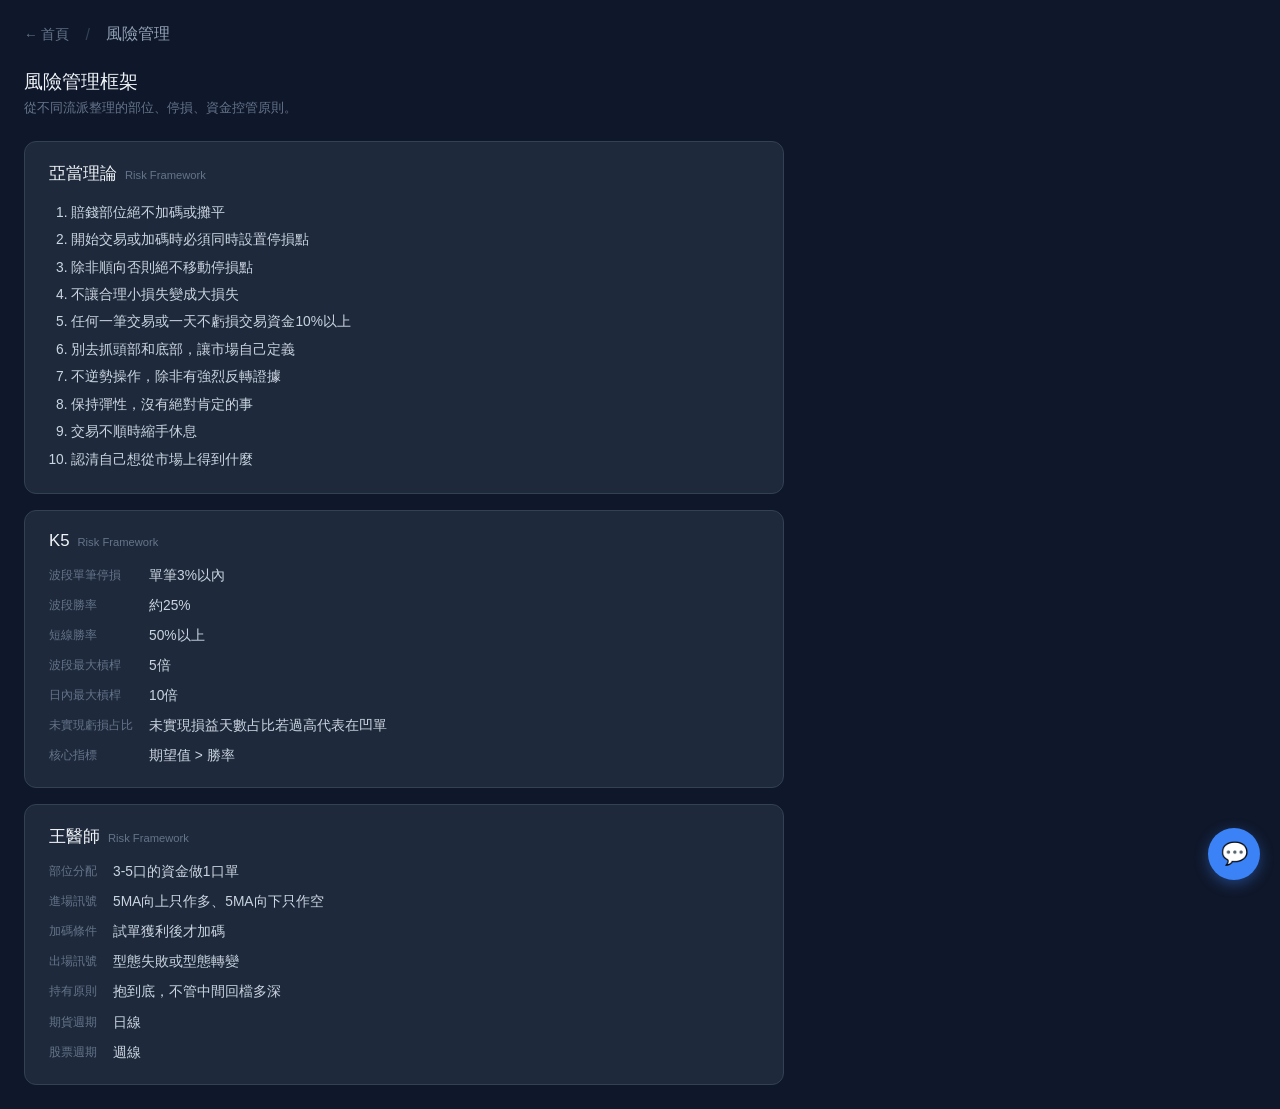
<file: pages/risk.html>
<!DOCTYPE html>
<html lang="zh-TW">
<head>
<meta charset="UTF-8">
<meta name="viewport" content="width=device-width, initial-scale=1.0">
<title>風險管理｜市場韻腳資料庫</title>
<style>
  * { box-sizing: border-box; margin: 0; padding: 0; }
  body { font-family: -apple-system, BlinkMacSystemFont, 'Segoe UI', sans-serif;
    background: #0f172a; color: #e2e8f0; min-height: 100vh; padding: 1.5rem; }
  nav { display: flex; align-items: center; gap: 1rem; margin-bottom: 1.5rem; }
  nav a { font-size: 0.85rem; color: #64748b; text-decoration: none; }
  nav a:hover { color: #e2e8f0; }
  nav span { color: #334155; }
  h2 { font-size: 1.2rem; font-weight: 500; color: #f1f5f9; }
  .sub { font-size: 0.82rem; color: #64748b; margin-top: 0.25rem; margin-bottom: 1.5rem; }
  .stack { display: flex; flex-direction: column; gap: 1rem; max-width: 760px; }
  .card { background: #1e293b; border: 0.5px solid #334155; border-radius: 12px; padding: 1.25rem 1.5rem; }
  .card h3 { font-size: 1.05rem; color: #f1f5f9; margin-bottom: 0.85rem; font-weight: 500;
    display: flex; align-items: baseline; gap: 0.5rem; }
  .card h3 .tag { font-size: 0.7rem; color: #64748b; font-weight: 400; }
  ol.rules { padding-left: 1.4rem; }
  ol.rules li { font-size: 0.86rem; color: #cbd5e1; line-height: 1.85; padding: 1px 0; }
  dl.params { display: grid; grid-template-columns: max-content 1fr; gap: 8px 16px; }
  dl.params dt { font-size: 0.78rem; color: #64748b; padding-top: 2px; }
  dl.params dd { font-size: 0.86rem; color: #cbd5e1; line-height: 1.6; }
  dl.params dd strong { color: #fbbf24; }
</style>
</head>
<body>

<nav>
  <a href="../index.html">← 首頁</a>
  <span>/</span>
  <span style="color:#94a3b8">風險管理</span>
</nav>

<h2>風險管理框架</h2>
<p class="sub">從不同流派整理的部位、停損、資金控管原則。</p>

<div id="stack" class="stack"></div>

<script>
const PARAM_LABEL = {
  wave_trade_loss_limit: '波段單筆停損',
  wave_trade_win_rate: '波段勝率',
  short_trade_win_rate: '短線勝率',
  wave_leverage_max: '波段最大槓桿',
  day_trade_leverage_max: '日內最大槓桿',
  unrealized_loss_days_ratio: '未實現虧損占比',
  core_metric: '核心指標',
  position_sizing: '部位分配',
  entry_signal: '進場訊號',
  add_position: '加碼條件',
  exit_signal: '出場訊號',
  holding: '持有原則',
  time_frame_futures: '期貨週期',
  time_frame_stocks: '股票週期',
};

async function init() {
  const res = await fetch('../data/rhymes.json?t=' + Date.now(), { cache: 'no-cache' });
  const data = await res.json();
  const stack = document.getElementById('stack');
  data.risk_management.frameworks.forEach(f => stack.appendChild(buildFramework(f)));
}

function buildFramework(f) {
  const card = document.createElement('div');
  card.className = 'card';

  const h3 = document.createElement('h3');
  h3.innerHTML = `${f.source} <span class="tag">Risk Framework</span>`;
  card.appendChild(h3);

  if (f.rules) {
    const ol = document.createElement('ol');
    ol.className = 'rules';
    f.rules.forEach(r => {
      const li = document.createElement('li');
      li.textContent = r;
      ol.appendChild(li);
    });
    card.appendChild(ol);
  }

  if (f.parameters) {
    const dl = document.createElement('dl');
    dl.className = 'params';
    Object.entries(f.parameters).forEach(([k, v]) => {
      const dt = document.createElement('dt');
      dt.textContent = PARAM_LABEL[k] || k;
      const dd = document.createElement('dd');
      dd.textContent = v;
      dl.appendChild(dt);
      dl.appendChild(dd);
    });
    card.appendChild(dl);
  }
  return card;
}

init();
</script>
<script src="../js/chat.js"></script>
</body>
</html>
</file>
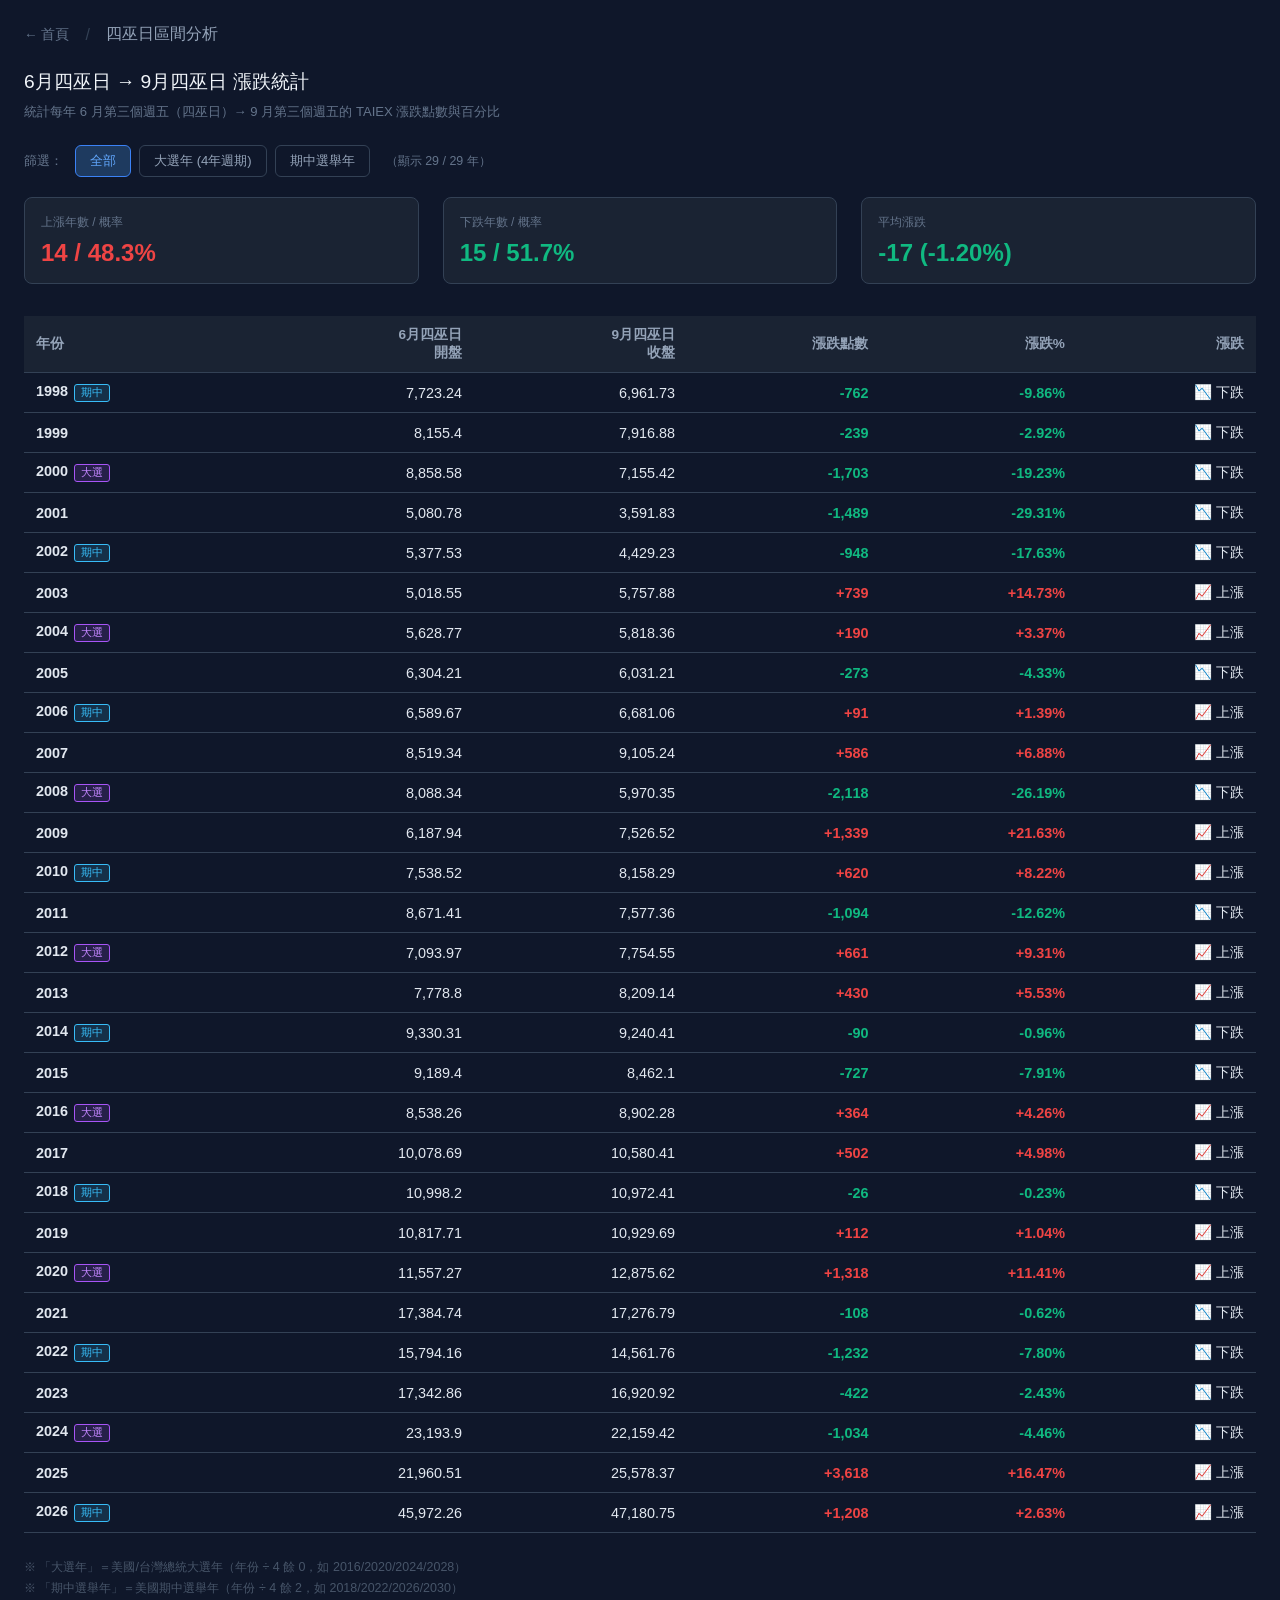
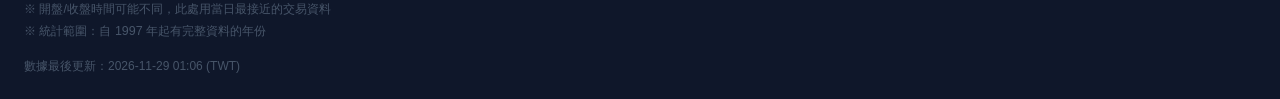
<file: pages/witching-analysis.html>
<!DOCTYPE html>
<html lang="zh-TW">
<head>
<meta charset="UTF-8">
<meta name="viewport" content="width=device-width, initial-scale=1.0">
<title>四巫日分析｜市場韻腳資料庫</title>
<style>
  * { box-sizing: border-box; margin: 0; padding: 0; }
  body { font-family: -apple-system, BlinkMacSystemFont, 'Segoe UI', sans-serif;
    background: #0f172a; color: #e2e8f0; min-height: 100vh; padding: 1.5rem; }
  nav { display: flex; align-items: center; gap: 1rem; margin-bottom: 1.5rem; }
  nav a { font-size: 0.85rem; color: #64748b; text-decoration: none; }
  nav a:hover { color: #e2e8f0; }
  nav span { color: #334155; }
  h2 { font-size: 1.2rem; font-weight: 500; color: #f1f5f9; margin-bottom: 0.5rem; }
  .sub { font-size: 0.82rem; color: #64748b; margin-bottom: 1.5rem; }
  .filters { display: flex; gap: 8px; flex-wrap: wrap; align-items: center; margin-bottom: 1.25rem; }
  .filters label { font-size: 0.82rem; color: #64748b; margin-right: 4px; }
  .filter-btn { font-size: 0.82rem; padding: 6px 14px; border-radius: 6px; cursor: pointer;
    border: 0.5px solid #334155; background: transparent; color: #94a3b8; transition: all 0.15s; }
  .filter-btn.active { background: #1e3a5f; color: #60a5fa; border-color: #3b82f6; }
  .filter-btn:hover:not(.active) { border-color: #64748b; color: #e2e8f0; }
  table { width: 100%; border-collapse: collapse; margin-bottom: 1.5rem; }
  thead { background: #1a2333; }
  th, td { padding: 10px 12px; text-align: right; border-bottom: 0.5px solid #334155; }
  th { font-weight: 600; color: #94a3b8; font-size: 0.85rem; }
  td { font-size: 0.9rem; }
  td:first-child, th:first-child { text-align: left; }
  tr:hover { background: rgba(59,130,246,0.05); }
  .up { color: #ef4444; font-weight: 600; }
  .down { color: #10b981; font-weight: 600; }
  .badge-yr { display: inline-block; font-size: 0.66rem; padding: 1px 6px; border-radius: 3px;
    margin-left: 6px; vertical-align: middle; }
  .badge-yr.election { background: rgba(168,85,247,0.15); color: #c084fc; border: 0.5px solid #a855f7; }
  .badge-yr.midterm  { background: rgba(56,189,248,0.15); color: #38bdf8; border: 0.5px solid #38bdf8; }
  .stat { display: grid; grid-template-columns: 1fr 1fr 1fr; gap: 1.5rem; margin-bottom: 2rem; }
  .stat-box { background: #1a2333; padding: 1rem; border-radius: 8px; border: 0.5px solid #334155; }
  .stat-label { font-size: 0.75rem; color: #64748b; margin-bottom: 0.5rem; }
  .stat-value { font-size: 1.5rem; font-weight: 600; color: #38bdf8; }
  .note { margin-top: 1rem; font-size: 0.78rem; color: #475569; line-height: 1.7; }
  #lastUpdated { font-size: 0.75rem; color: #475569; margin-top: 1rem; }
  #filterCount { font-size: 0.78rem; color: #64748b; margin-left: 8px; }
</style>
</head>
<body>

<nav>
  <a href="../index.html">← 首頁</a>
  <span>/</span>
  <span style="color:#94a3b8">四巫日區間分析</span>
</nav>

<h2>6月四巫日 → 9月四巫日 漲跌統計</h2>
<p class="sub">統計每年 6 月第三個週五（四巫日）→ 9 月第三個週五的 TAIEX 漲跌點數與百分比</p>

<div class="filters">
  <label>篩選：</label>
  <button class="filter-btn active" data-filter="all">全部</button>
  <button class="filter-btn" data-filter="election">大選年 (4年週期)</button>
  <button class="filter-btn" data-filter="midterm">期中選舉年</button>
  <span id="filterCount"></span>
</div>

<div class="stat" id="summary"></div>

<table>
  <thead>
    <tr>
      <th>年份</th>
      <th>6月四巫日<br/>開盤</th>
      <th>9月四巫日<br/>收盤</th>
      <th>漲跌點數</th>
      <th>漲跌%</th>
      <th>漲跌</th>
    </tr>
  </thead>
  <tbody id="tableBody"></tbody>
</table>

<div class="note">
  ※ 「大選年」＝美國/台灣總統大選年（年份 ÷ 4 餘 0，如 2016/2020/2024/2028）<br>
  ※ 「期中選舉年」＝美國期中選舉年（年份 ÷ 4 餘 2，如 2018/2022/2026/2030）<br>
  ※ 開盤/收盤時間可能不同，此處用當日最接近的交易資料<br>
  ※ 統計範圍：自 1997 年起有完整資料的年份
</div>
<div id="lastUpdated"></div>

<script>
let allRows = [];
let currentFilter = 'all';

function classifyYear(y) {
  const m = y % 4;
  if (m === 0) return 'election';   // 大選年（總統）
  if (m === 2) return 'midterm';    // 期中選舉年
  return 'other';
}

async function init() {
  const res = await fetch('../data/indices.json?t=' + Date.now(), { cache: 'no-cache' });
  const data = await res.json();
  const rawDaily = (data.TAIEX && data.TAIEX.daily) || [];
  document.getElementById('lastUpdated').textContent = '數據最後更新：' + data.lastUpdated;

  if (!rawDaily.length) {
    document.getElementById('tableBody').innerHTML = '<tr><td colspan="6">無資料</td></tr>';
    return;
  }

  function thirdFridayISO(year, month) {
    const first = new Date(Date.UTC(year, month - 1, 1));
    const firstFri = 1 + ((5 - first.getUTCDay() + 7) % 7);
    return new Date(Date.UTC(year, month - 1, firstFri + 14)).toISOString().slice(0, 10);
  }

  function tradingDayOnOrBefore(iso) {
    let lo = 0, hi = rawDaily.length - 1, ans = -1;
    while (lo <= hi) {
      const mid = (lo + hi) >> 1;
      if (rawDaily[mid].date <= iso) { ans = mid; lo = mid + 1; } else hi = mid - 1;
    }
    return ans >= 0 ? rawDaily[ans] : null;
  }

  const firstYear = +rawDaily[0].date.slice(0, 4);
  const lastYear = +rawDaily[rawDaily.length - 1].date.slice(0, 4);

  for (let y = firstYear; y <= lastYear; y++) {
    const jun = thirdFridayISO(y, 6);
    const sep = thirdFridayISO(y, 9);
    const junBar = tradingDayOnOrBefore(jun);
    const sepBar = tradingDayOnOrBefore(sep);

    if (!junBar || !sepBar) continue;
    if (junBar.date > jun || sepBar.date > sep) continue;

    const junOpen = junBar.open || junBar.close;
    const sepClose = sepBar.close;
    const change = sepClose - junOpen;
    const changePct = junOpen ? (change / junOpen * 100) : 0;

    allRows.push({
      year: y,
      yearType: classifyYear(y),
      junOpen, sepClose,
      change, changePct,
      isUp: change >= 0,
    });
  }

  bindFilters();
  render();
}

function bindFilters() {
  document.querySelectorAll('.filter-btn').forEach(btn => {
    btn.addEventListener('click', () => {
      currentFilter = btn.dataset.filter;
      document.querySelectorAll('.filter-btn').forEach(b =>
        b.classList.toggle('active', b === btn));
      render();
    });
  });
}

function render() {
  const rows = currentFilter === 'all'
    ? allRows
    : allRows.filter(r => r.yearType === currentFilter);

  // 篩選計數提示
  document.getElementById('filterCount').textContent =
    `（顯示 ${rows.length} / ${allRows.length} 年）`;

  // 渲染表格
  const tbody = document.getElementById('tableBody');
  if (!rows.length) {
    tbody.innerHTML = '<tr><td colspan="6" style="text-align:center;color:#64748b;padding:1rem;">此篩選條件無資料</td></tr>';
  } else {
    tbody.innerHTML = rows.map(r => {
      const badge = r.yearType === 'election'
        ? '<span class="badge-yr election">大選</span>'
        : r.yearType === 'midterm'
        ? '<span class="badge-yr midterm">期中</span>'
        : '';
      return `
        <tr>
          <td><strong>${r.year}</strong>${badge}</td>
          <td>${r.junOpen.toLocaleString(undefined, { maximumFractionDigits: 2 })}</td>
          <td>${r.sepClose.toLocaleString(undefined, { maximumFractionDigits: 2 })}</td>
          <td class="${r.isUp ? 'up' : 'down'}">${r.isUp ? '+' : ''}${r.change.toLocaleString(undefined, { maximumFractionDigits: 0 })}</td>
          <td class="${r.isUp ? 'up' : 'down'}">${r.isUp ? '+' : ''}${r.changePct.toFixed(2)}%</td>
          <td>${r.isUp ? '📈 上漲' : '📉 下跌'}</td>
        </tr>
      `;
    }).join('');
  }

  // 統計
  const upCount = rows.filter(r => r.isUp).length;
  const downCount = rows.filter(r => !r.isUp).length;
  const upPct = rows.length ? (upCount / rows.length * 100) : 0;
  const downPct = rows.length ? (downCount / rows.length * 100) : 0;
  const avgChange = rows.length ? rows.reduce((s, r) => s + r.change, 0) / rows.length : 0;
  const avgPct = rows.length ? rows.reduce((s, r) => s + r.changePct, 0) / rows.length : 0;

  document.getElementById('summary').innerHTML = `
    <div class="stat-box">
      <div class="stat-label">上漲年數 / 概率</div>
      <div class="stat-value" style="color:#ef4444;">${upCount} / ${upPct.toFixed(1)}%</div>
    </div>
    <div class="stat-box">
      <div class="stat-label">下跌年數 / 概率</div>
      <div class="stat-value" style="color:#10b981;">${downCount} / ${downPct.toFixed(1)}%</div>
    </div>
    <div class="stat-box">
      <div class="stat-label">平均漲跌</div>
      <div class="stat-value" style="color:${avgChange>=0?'#ef4444':'#10b981'}">${avgChange>=0?'+':''}${avgChange.toLocaleString(undefined,{maximumFractionDigits:0})} (${avgPct>=0?'+':''}${avgPct.toFixed(2)}%)</div>
    </div>
  `;
}

init();
</script>
</body>
</html>
</file>
